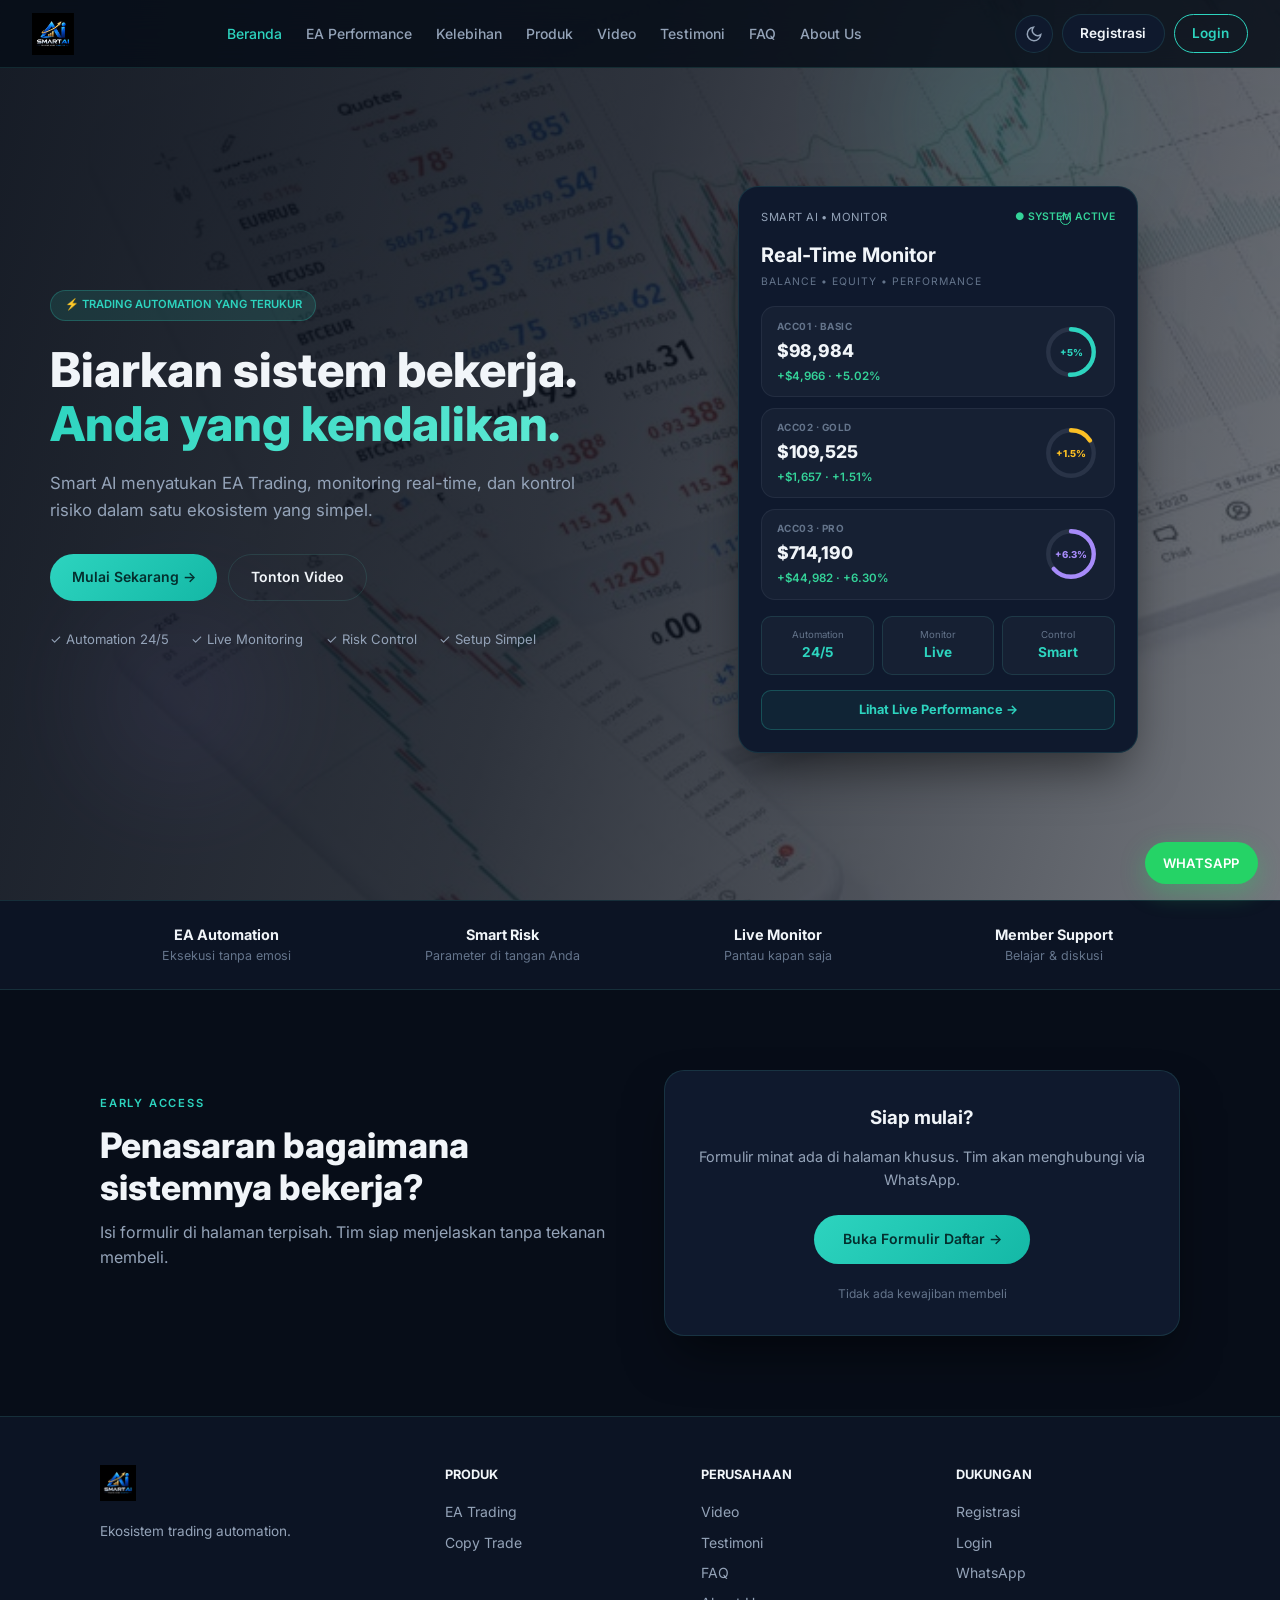
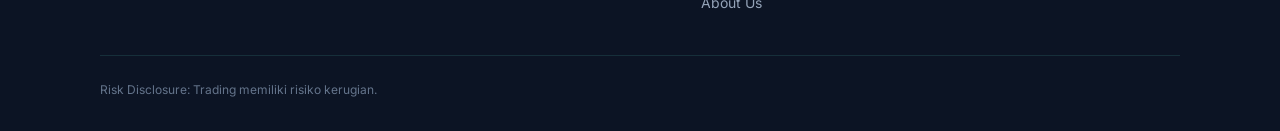
<file: index.html>
<!DOCTYPE html>
<html lang="id" data-theme="dark">
  <head>
    <meta charset="UTF-8"/>
    <meta name="viewport" content="width=device-width, initial-scale=1.0, viewport-fit=cover"/>
    <title>Smart AI — Trading Automation</title>
    <meta name="theme-color" content="#070d18"/>
    <link href="https://fonts.googleapis.com/css2?family=Inter:wght@400;500;600;700;800&display=swap" rel="stylesheet">
    <link rel="stylesheet" href="css/site.css">
    <link rel="stylesheet" href="css/animations.css">
  </head>
  <body>
    <nav class="navbar">
      <a href="index.html" class="logo">SMART<span>AI</span></a>
      <ul class="nav-links">
        <li><a href="index.html" class="active" aria-current="page">Beranda</a></li>
        <li><a href="performance.html">EA Performance</a></li>
        <li><a href="kelebihan.html">Kelebihan</a></li>
        <li><a href="produk.html">Produk</a></li>
        <li><a href="video.html">Video</a></li>
        <li><a href="testimoni.html">Testimoni</a></li>
        <li><a href="faq.html">FAQ</a></li>
        <li><a href="our-story.html">About Us</a></li>
      </ul>
      <div class="nav-actions">
        <button class="theme-toggle" id="theme-toggle" aria-label="Theme">
          <svg class="icon-moon" width="18" height="18" fill="none" stroke="currentColor" stroke-width="2" viewBox="0 0 24 24">
            <path d="M21 12.79A9 9 0 1111.21 3 7 7 0 0021 12.79z"/>
          </svg>
          <svg class="icon-sun" width="18" height="18" fill="none" stroke="currentColor" stroke-width="2" viewBox="0 0 24 24">
            <circle cx="12" cy="12" r="5"/>
          </svg>
        </button>
        <a href="https://smart-ai-black.vercel.app/daftar.html" class="btn btn-nav">Registrasi</a>
        <a href="https://smart-ai-black.vercel.app/" class="btn btn-login">Login</a>
        <button class="hamburger" id="hamburger" aria-label="Menu">
          <span></span>
          <span></span>
          <span></span>
        </button>
      </div>
    </nav>
    <div class="mobile-menu" id="mobile-menu">
      <a href="index.html" onclick="closeMenu()">Beranda</a>
      <a href="performance.html" onclick="closeMenu()">EA Performance</a>
      <a href="kelebihan.html" onclick="closeMenu()">Kelebihan</a>
      <a href="produk.html" onclick="closeMenu()">Produk</a>
      <a href="video.html" onclick="closeMenu()">Video</a>
      <a href="testimoni.html" onclick="closeMenu()">Testimoni</a>
      <a href="faq.html" onclick="closeMenu()">FAQ</a>
      <a href="our-story.html" onclick="closeMenu()">About Us</a>
      <a href="https://smart-ai-black.vercel.app/" onclick="closeMenu()">Login</a>
      <a href="https://smart-ai-black.vercel.app/daftar.html" class="btn btn-primary" onclick="closeMenu()">Registrasi</a>
    </div>
    <main>
      <section class="hero">
        <div class="hero-inner">
          <div class="hero-content">
            <div class="badge">⚡ Trading Automation yang Terukur</div>
            <h1>
              Biarkan sistem bekerja.<br>
              <span class="highlight">Anda yang kendalikan.</span>
            </h1>
            <p>
              Smart AI menyatukan EA Trading, monitoring real-time, dan kontrol risiko dalam satu ekosistem
              yang simpel.
            </p>
            <div class="hero-buttons">
              <a href="https://smart-ai-black.vercel.app/daftar.html" class="btn btn-primary">Mulai Sekarang →</a>
              <a href="video.html" class="btn btn-outline">Tonton Video</a>
            </div>
            <div class="hero-checks">
              <span>✓ Automation 24/5</span>
              <span>✓ Live Monitoring</span>
              <span>✓ Risk Control</span>
              <span>✓ Setup Simpel</span>
            </div>
          </div>
          <div class="hero-visual">
            <div class="monitor-card">
              <div class="monitor-header">
                <span class="monitor-title">SMART AI • MONITOR</span>
                <span class="status-dot">● SYSTEM ACTIVE</span>
              </div>
              <h3>Real-Time Monitor</h3>
              <div class="monitor-sub">BALANCE • EQUITY • PERFORMANCE</div>

              <!-- Live-style metrics (no TradingView) -->
              <div class="monitor-live">
                <div class="ml-row">
                  <div class="ml-item">
                    <div class="ml-label">ACC01 · BASIC</div>
                    <div class="ml-equity">$98,984</div>
                    <div class="ml-change up">+$4,966 · +5.02%</div>
                  </div>
                  <div class="ml-ring basic">
                    <svg viewBox="0 0 64 64" width="56" height="56">
                      <circle cx="32" cy="32" r="26" fill="none" stroke="rgba(148,163,184,.15)" stroke-width="5"/>
                      <circle cx="32" cy="32" r="26" fill="none" stroke="#2dd4bf" stroke-width="5"
                        stroke-linecap="round" stroke-dasharray="163.4" stroke-dashoffset="81"
                        transform="rotate(-90 32 32)"/>
                      <text x="32" y="36" text-anchor="middle" fill="#2dd4bf" font-size="11" font-weight="800" font-family="Inter,sans-serif">+5%</text>
                    </svg>
                  </div>
                </div>

                <div class="ml-row">
                  <div class="ml-item">
                    <div class="ml-label">ACC02 · GOLD</div>
                    <div class="ml-equity">$109,525</div>
                    <div class="ml-change up">+$1,657 · +1.51%</div>
                  </div>
                  <div class="ml-ring gold">
                    <svg viewBox="0 0 64 64" width="56" height="56">
                      <circle cx="32" cy="32" r="26" fill="none" stroke="rgba(148,163,184,.15)" stroke-width="5"/>
                      <circle cx="32" cy="32" r="26" fill="none" stroke="#fbbf24" stroke-width="5"
                        stroke-linecap="round" stroke-dasharray="163.4" stroke-dashoffset="138"
                        transform="rotate(-90 32 32)"/>
                      <text x="32" y="36" text-anchor="middle" fill="#fbbf24" font-size="11" font-weight="800" font-family="Inter,sans-serif">+1.5%</text>
                    </svg>
                  </div>
                </div>

                <div class="ml-row">
                  <div class="ml-item">
                    <div class="ml-label">ACC03 · PRO</div>
                    <div class="ml-equity">$714,190</div>
                    <div class="ml-change up">+$44,982 · +6.30%</div>
                  </div>
                  <div class="ml-ring pro">
                    <svg viewBox="0 0 64 64" width="56" height="56">
                      <circle cx="32" cy="32" r="26" fill="none" stroke="rgba(148,163,184,.15)" stroke-width="5"/>
                      <circle cx="32" cy="32" r="26" fill="none" stroke="#a78bfa" stroke-width="5"
                        stroke-linecap="round" stroke-dasharray="163.4" stroke-dashoffset="60"
                        transform="rotate(-90 32 32)"/>
                      <text x="32" y="36" text-anchor="middle" fill="#a78bfa" font-size="11" font-weight="800" font-family="Inter,sans-serif">+6.3%</text>
                    </svg>
                  </div>
                </div>
              </div>

              <div class="monitor-stats">
                <div class="stat-box">
                  <div class="label">Automation</div>
                  <div class="value">24/5</div>
                </div>
                <div class="stat-box">
                  <div class="label">Monitor</div>
                  <div class="value">Live</div>
                </div>
                <div class="stat-box">
                  <div class="label">Control</div>
                  <div class="value">Smart</div>
                </div>
              </div>

              <a href="performance.html" class="monitor-cta">Lihat Live Performance →</a>
            </div>
          </div>
        </div>
      </section>
      <div class="feature-bar">
        <div class="feature-bar-inner">
          <div class="feature-bar-item reveal">
            <h4>EA Automation</h4>
            <p>Eksekusi tanpa emosi</p>
          </div>
          <div class="feature-bar-item reveal">
            <h4>Smart Risk</h4>
            <p>Parameter di tangan Anda</p>
          </div>
          <div class="feature-bar-item reveal">
            <h4>Live Monitor</h4>
            <p>Pantau kapan saja</p>
          </div>
          <div class="feature-bar-item reveal">
            <h4>Member Support</h4>
            <p>Belajar & diskusi</p>
          </div>
        </div>
      </div>
      <section id="daftar">
        <div class="container">
          <div class="cta-section">
            <div>
              <div class="section-label reveal">Early Access</div>
              <h2 class="section-title reveal">Penasaran bagaimana sistemnya bekerja?</h2>
              <p class="section-desc reveal">
                Isi formulir di halaman terpisah. Tim siap menjelaskan tanpa tekanan membeli.
              </p>
            </div>
            <div class="form-card reveal">
              <h3 style="margin-bottom:.75rem">Siap mulai?</h3>
              <p style="color:var(--text-muted);font-size:.9rem;margin-bottom:1.5rem">
                Formulir minat ada di halaman khusus. Tim akan menghubungi via WhatsApp.
              </p>
              <a href="https://smart-ai-black.vercel.app/daftar.html" class="btn btn-primary" style="padding:.85rem 1.8rem;min-height:48px">
                Buka Formulir Daftar →
              </a>
              <p style="font-size:.75rem;color:var(--text-dim);margin-top:1.2rem">
                Tidak ada kewajiban membeli
              </p>
            </div>
          </div>
        </div>
      </section>
    </main>
    <footer>
      <div class="footer-grid">
        <div>
          <a href="index.html" class="logo">SMART<span>AI</span></a>
          <p style="color:var(--text-muted);font-size:.85rem;margin-top:.8rem">
            Ekosistem trading automation.
          </p>
        </div>
        <div class="footer-col">
          <h4>Produk</h4>
          <a href="produk.html">EA Trading</a>
          <a href="produk.html">Copy Trade</a>
        </div>
        <div class="footer-col">
          <h4>Perusahaan</h4>
          <a href="video.html">Video</a>
          <a href="testimoni.html">Testimoni</a>
          <a href="faq.html">FAQ</a>
          <a href="our-story.html">About Us</a>
        </div>
        <div class="footer-col">
          <h4>Dukungan</h4>
          <a href="https://smart-ai-black.vercel.app/daftar.html">Registrasi</a>
          <a href="https://smart-ai-black.vercel.app/">Login</a>
          <a href="https://wa.me/6282137585596" target="_blank" rel="noopener">WhatsApp</a>
        </div>
      </div>
      <div class="footer-bottom">Risk Disclosure: Trading memiliki risiko kerugian.</div>
    </footer>
    <a href="https://wa.me/6282137585596" class="wa-float" target="_blank" rel="noopener">WHATSAPP</a>
    <script src="js/site.js"></script>
    <script src="js/animations.js"></script>
  </body>
</html>
</file>
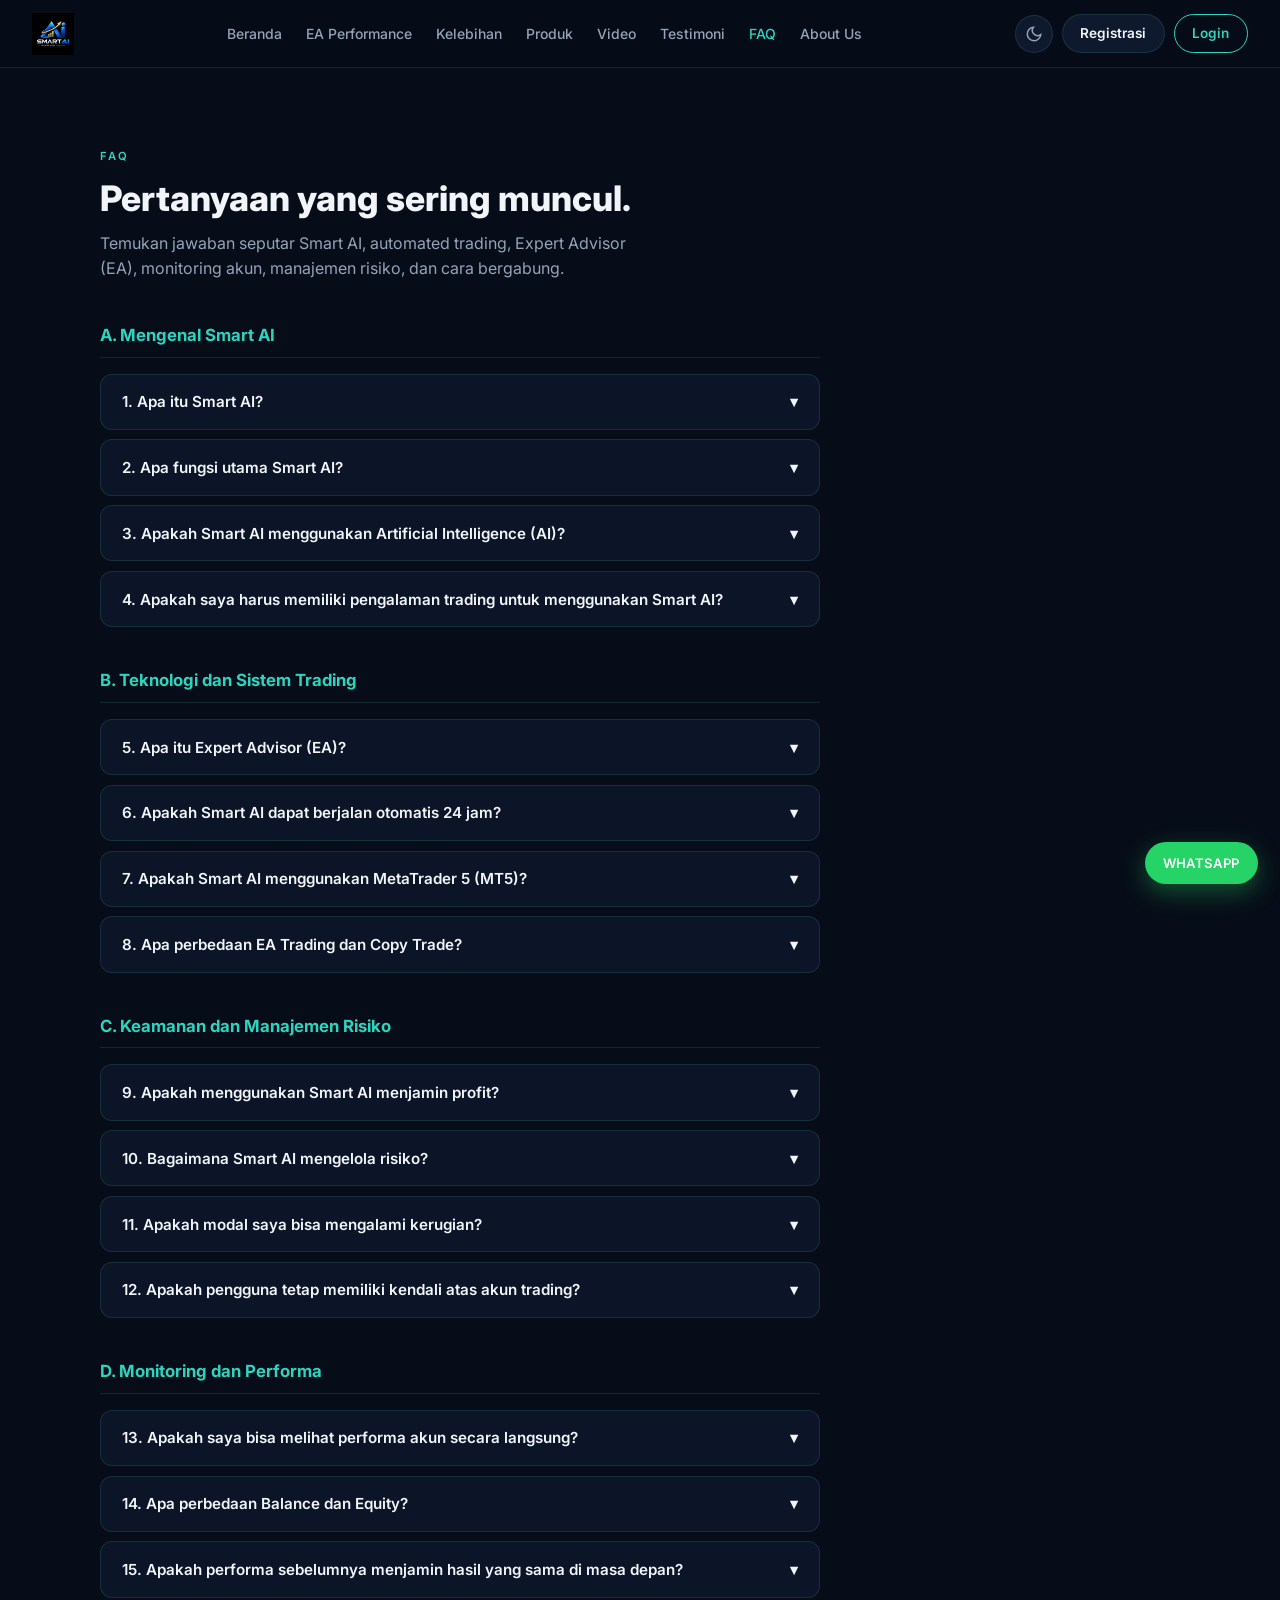
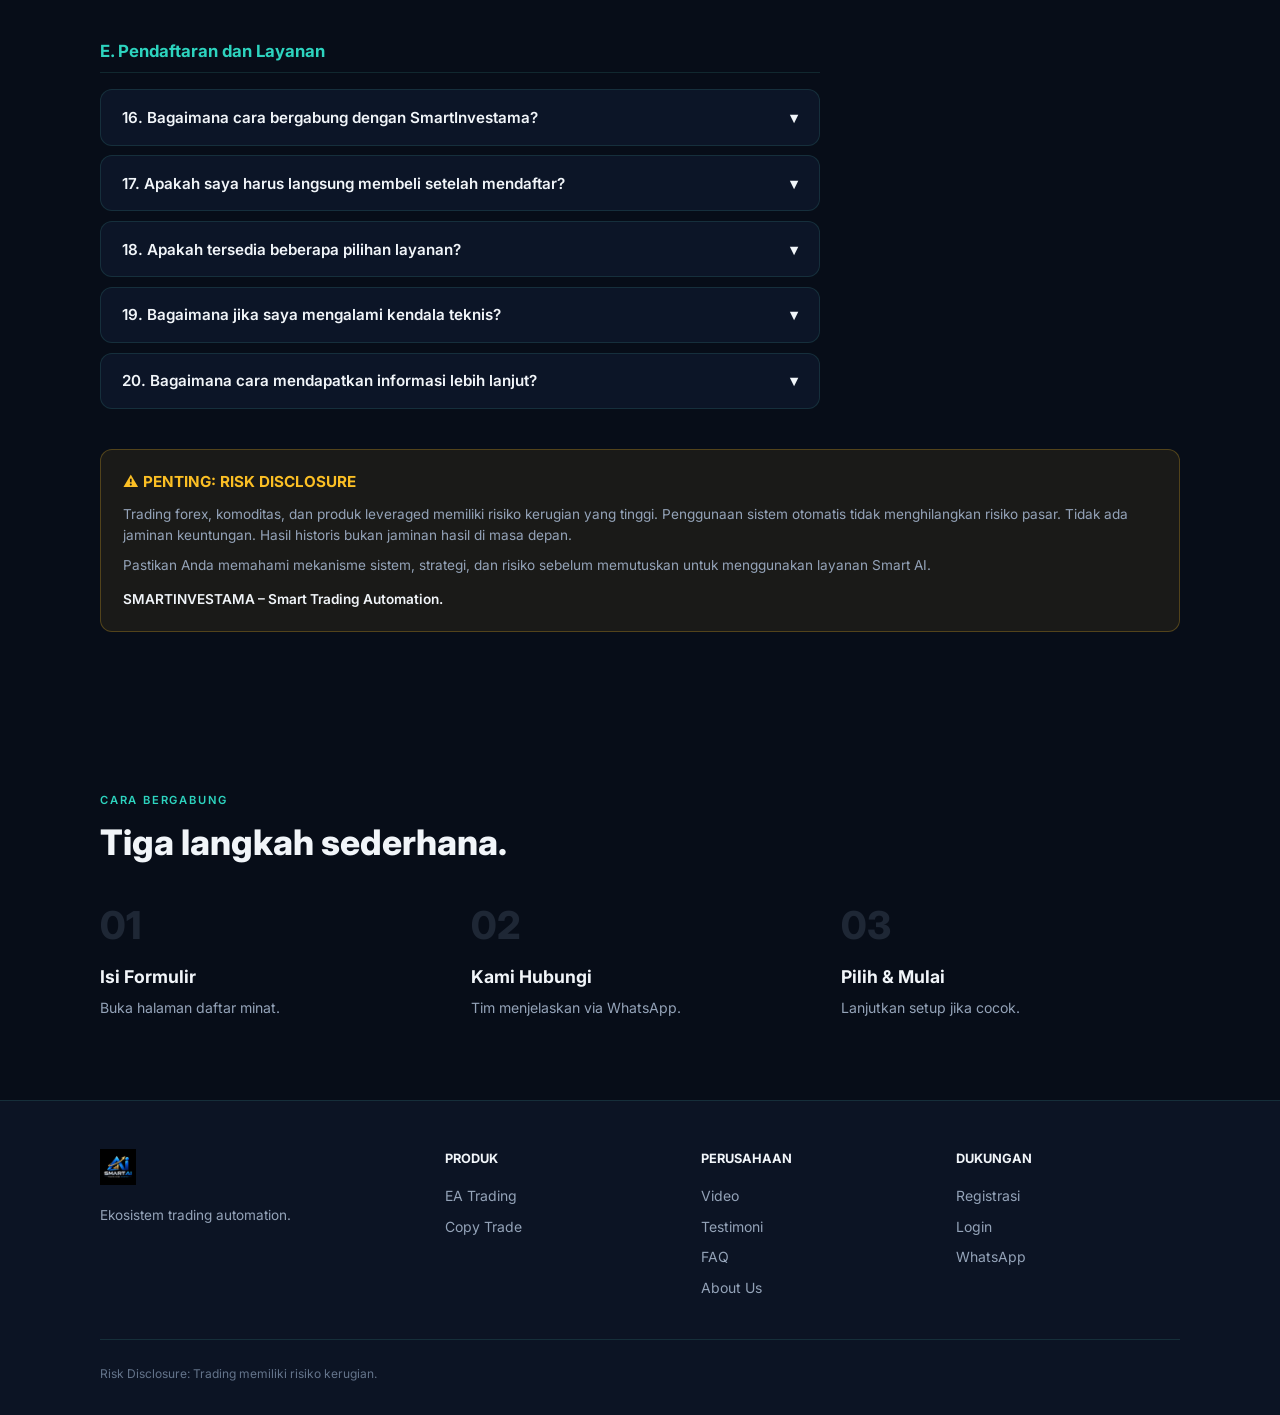
<file: faq.html>
<!DOCTYPE html>
<html lang="id" data-theme="dark">
  <head>
    <meta charset="UTF-8"/>
    <meta name="viewport" content="width=device-width, initial-scale=1.0, viewport-fit=cover"/>
    <title>FAQ — Smart AI</title>
    <meta name="theme-color" content="#070d18"/>
    <link href="https://fonts.googleapis.com/css2?family=Inter:wght@400;500;600;700;800&display=swap" rel="stylesheet">
    <link rel="stylesheet" href="css/site.css">
    <link rel="stylesheet" href="css/animations.css">
    <style>
      .faq-category {
        margin-bottom: 2.5rem;
      }

      .faq-category-title {
        font-size: 1.05rem;
        font-weight: 700;
        color: var(--cyan);
        margin-bottom: 1rem;
        padding-bottom: .5rem;
        border-bottom: 1px solid var(--border);
      }

      .faq-item.active .faq-a {
        max-height: 600px;
        padding: 0 1.3rem 1.1rem;
      }

      .faq-a ul {
        margin: .5rem 0 0 1.1rem;
        padding: 0;
      }

      .faq-a li {
        font-size: .875rem;
        color: var(--text-muted);
        margin-bottom: .35rem;
      }

      .risk-box {
        background: rgba(251,191,36,.08);
        border: 1px solid rgba(251,191,36,.25);
        border-radius: 12px;
        padding: 1.25rem 1.4rem;
        margin-top: 2.5rem;
      }

      .risk-box h3 {
        font-size: .95rem;
        color: var(--yellow);
        margin-bottom: .6rem;
      }

      .risk-box p {
        font-size: .85rem;
        color: var(--text-muted);
        margin-bottom: .5rem;
      }

      .risk-box p:last-child {
        margin-bottom: 0;
      }
    </style>
  </head>
  <body>
    <nav class="navbar">
      <a href="index.html" class="logo">SMART<span>AI</span></a>
      <ul class="nav-links">
        <li><a href="index.html">Beranda</a></li>
        <li><a href="performance.html">EA Performance</a></li>
        <li><a href="kelebihan.html">Kelebihan</a></li>
        <li><a href="produk.html">Produk</a></li>
        <li><a href="video.html">Video</a></li>
        <li><a href="testimoni.html">Testimoni</a></li>
        <li><a href="faq.html" class="active" aria-current="page">FAQ</a></li>
        <li><a href="our-story.html">About Us</a></li>
      </ul>
      <div class="nav-actions">
        <button class="theme-toggle" id="theme-toggle" aria-label="Theme">
          <svg class="icon-moon" width="18" height="18" fill="none" stroke="currentColor" stroke-width="2" viewBox="0 0 24 24">
            <path d="M21 12.79A9 9 0 1111.21 3 7 7 0 0021 12.79z"/>
          </svg>
          <svg class="icon-sun" width="18" height="18" fill="none" stroke="currentColor" stroke-width="2" viewBox="0 0 24 24">
            <circle cx="12" cy="12" r="5"/>
          </svg>
        </button>
        <a href="daftar.html" class="btn btn-nav">Registrasi</a>
        <a href="login.html" class="btn btn-login">Login</a>
        <button class="hamburger" id="hamburger" aria-label="Menu">
          <span></span>
          <span></span>
          <span></span>
        </button>
      </div>
    </nav>
    <div class="mobile-menu" id="mobile-menu">
      <a href="index.html" onclick="closeMenu()">Beranda</a>
      <a href="performance.html" onclick="closeMenu()">EA Performance</a>
      <a href="kelebihan.html" onclick="closeMenu()">Kelebihan</a>
      <a href="produk.html" onclick="closeMenu()">Produk</a>
      <a href="video.html" onclick="closeMenu()">Video</a>
      <a href="testimoni.html" onclick="closeMenu()">Testimoni</a>
      <a href="faq.html" onclick="closeMenu()">FAQ</a>
      <a href="our-story.html" onclick="closeMenu()">About Us</a>
      <a href="login.html" onclick="closeMenu()">Login</a>
      <a href="daftar.html" class="btn btn-primary" onclick="closeMenu()">Registrasi</a>
    </div>
    <main class="sub">
      <section id="faq">
        <div class="container">
          <div class="section-label reveal">FAQ</div>
          <h2 class="section-title reveal">Pertanyaan yang sering muncul.</h2>
          <p class="section-desc reveal">
            Temukan jawaban seputar Smart AI, automated trading, Expert Advisor (EA), monitoring akun,
            manajemen risiko, dan cara bergabung.
          </p>
          <div class="faq-list">
            <!-- A. Mengenal Smart AI -->
            <div class="faq-category">
              <div class="faq-category-title reveal">A. Mengenal Smart AI</div>
              <div class="faq-item reveal">
                <button class="faq-q" onclick="toggleFaq(this)">
                  1. Apa itu Smart AI?
                  <span>▾</span>
                </button>
                <div class="faq-a">
                  <p>
                    Smart AI adalah ekosistem trading otomatis yang menggabungkan Expert Advisor (EA),
                    monitoring akun secara real-time, dan kontrol risiko untuk membantu pengguna menjalankan
                    aktivitas trading secara lebih sistematis.
                  </p>
                </div>
              </div>
              <div class="faq-item reveal">
                <button class="faq-q" onclick="toggleFaq(this)">
                  2. Apa fungsi utama Smart AI?
                  <span>▾</span>
                </button>
                <div class="faq-a">
                  <p>Smart AI dirancang untuk:</p>
                  <ul>
                    <li>Menjalankan strategi trading secara otomatis.</li>
                    <li>Mengurangi ketergantungan pada keputusan emosional.</li>
                    <li>Memantau balance, equity, profit, dan floating.</li>
                    <li>Mengatur parameter dan batas risiko.</li>
                    <li>Memberikan akses ke dukungan dan komunitas member.</li>
                  </ul>
                </div>
              </div>
              <div class="faq-item reveal">
                <button class="faq-q" onclick="toggleFaq(this)">
                  3. Apakah Smart AI menggunakan Artificial Intelligence (AI)?
                  <span>▾</span>
                </button>
                <div class="faq-a">
                  <p>
                    Smart AI merupakan ekosistem teknologi trading dengan fokus pada automation, monitoring,
                    dan risk control. Jenis strategi dan mekanisme sistem akan dijelaskan oleh tim
                    SmartInvestama sesuai layanan yang dipilih.
                  </p>
                </div>
              </div>
              <div class="faq-item reveal">
                <button class="faq-q" onclick="toggleFaq(this)">
                  4. Apakah saya harus memiliki pengalaman trading untuk menggunakan Smart AI?
                  <span>▾</span>
                </button>
                <div class="faq-a">
                  <p>
                    Tidak harus. Sistem dirancang dengan pengaturan yang sederhana sehingga pengguna tidak
                    perlu memiliki kemampuan programming. Namun, pengguna tetap disarankan memahami dasar
                    trading dan risiko pasar.
                  </p>
                </div>
              </div>
            </div>
            <!-- B. Teknologi dan Sistem Trading -->
            <div class="faq-category">
              <div class="faq-category-title reveal">B. Teknologi dan Sistem Trading</div>
              <div class="faq-item reveal">
                <button class="faq-q" onclick="toggleFaq(this)">
                  5. Apa itu Expert Advisor (EA)?
                  <span>▾</span>
                </button>
                <div class="faq-a">
                  <p>
                    Expert Advisor adalah program otomatis yang menjalankan strategi trading berdasarkan
                    aturan dan parameter tertentu pada platform MetaTrader. EA dapat membantu melakukan
                    analisis dan eksekusi transaksi sesuai konfigurasi sistem.
                  </p>
                </div>
              </div>
              <div class="faq-item reveal">
                <button class="faq-q" onclick="toggleFaq(this)">
                  6. Apakah Smart AI dapat berjalan otomatis 24 jam?
                  <span>▾</span>
                </button>
                <div class="faq-a">
                  <p>
                    Smart AI mendukung automation 24/5 selama terminal trading aktif dan kondisi pasar serta
                    koneksi memungkinkan sistem bekerja.
                  </p>
                </div>
              </div>
              <div class="faq-item reveal">
                <button class="faq-q" onclick="toggleFaq(this)">
                  7. Apakah Smart AI menggunakan MetaTrader 5 (MT5)?
                  <span>▾</span>
                </button>
                <div class="faq-a">
                  <p>
                    Ekosistem SmartInvestama menampilkan dukungan multi-account MT5 untuk monitoring performa
                    akun. Kompatibilitas masing-masing produk dan kebutuhan setup dapat dikonfirmasi kepada
                    tim SmartInvestama.
                  </p>
                </div>
              </div>
              <div class="faq-item reveal">
                <button class="faq-q" onclick="toggleFaq(this)">
                  8. Apa perbedaan EA Trading dan Copy Trade?
                  <span>▾</span>
                </button>
                <div class="faq-a">
                  <p>
                    EA Trading menjalankan transaksi berdasarkan algoritma dan parameter yang telah
                    ditentukan. Copy Trade memungkinkan pengguna mengikuti transaksi atau strategi akun
                    tertentu. Keduanya memiliki mekanisme berbeda, tetapi sama-sama memiliki risiko kerugian.
                  </p>
                </div>
              </div>
            </div>
            <!-- C. Keamanan dan Manajemen Risiko -->
            <div class="faq-category">
              <div class="faq-category-title reveal">C. Keamanan dan Manajemen Risiko</div>
              <div class="faq-item reveal">
                <button class="faq-q" onclick="toggleFaq(this)">
                  9. Apakah menggunakan Smart AI menjamin profit?
                  <span>▾</span>
                </button>
                <div class="faq-a">
                  <p>
                    Tidak. Tidak ada sistem trading yang dapat menjamin keuntungan secara konsisten.
                    Pergerakan pasar dapat berubah sewaktu-waktu dan setiap aktivitas trading memiliki risiko
                    kerugian.
                  </p>
                </div>
              </div>
              <div class="faq-item reveal">
                <button class="faq-q" onclick="toggleFaq(this)">
                  10. Bagaimana Smart AI mengelola risiko?
                  <span>▾</span>
                </button>
                <div class="faq-a">
                  <p>Smart AI menyediakan pengaturan parameter trading seperti:</p>
                  <ul>
                    <li>Lot transaksi.</li>
                    <li>Target keuntungan.</li>
                    <li>Batas kerugian.</li>
                    <li>Parameter strategi trading.</li>
                  </ul>
                  <p style="margin-top:.5rem">
                    Pengaturan tersebut membantu pengguna menyesuaikan sistem dengan profil dan toleransi
                    risiko masing-masing.
                  </p>
                </div>
              </div>
              <div class="faq-item reveal">
                <button class="faq-q" onclick="toggleFaq(this)">
                  11. Apakah modal saya bisa mengalami kerugian?
                  <span>▾</span>
                </button>
                <div class="faq-a">
                  <p>
                    Ya. Trading forex, komoditas, dan produk leveraged memiliki risiko kehilangan sebagian
                    atau seluruh modal yang digunakan. Pengguna harus memahami risiko sebelum memulai.
                  </p>
                </div>
              </div>
              <div class="faq-item reveal">
                <button class="faq-q" onclick="toggleFaq(this)">
                  12. Apakah pengguna tetap memiliki kendali atas akun trading?
                  <span>▾</span>
                </button>
                <div class="faq-a">
                  <p>
                    Ya. Smart AI dirancang agar pengguna tetap memegang kendali terhadap parameter dan
                    pengelolaan risiko sesuai fitur layanan yang digunakan.
                  </p>
                </div>
              </div>
            </div>
            <!-- D. Monitoring dan Performa -->
            <div class="faq-category">
              <div class="faq-category-title reveal">D. Monitoring dan Performa</div>
              <div class="faq-item reveal">
                <button class="faq-q" onclick="toggleFaq(this)">
                  13. Apakah saya bisa melihat performa akun secara langsung?
                  <span>▾</span>
                </button>
                <div class="faq-a">
                  <p>Ya. Fitur Live Performance dirancang untuk menampilkan informasi akun, antara lain:</p>
                  <ul>
                    <li>Balance.</li>
                    <li>Equity.</li>
                    <li>Daily Profit.</li>
                    <li>Daily Return.</li>
                    <li>Total Withdrawal.</li>
                  </ul>
                  <p style="margin-top:.5rem">
                    Ketersediaan data bergantung pada koneksi dan laporan monitoring MT5.
                  </p>
                </div>
              </div>
              <div class="faq-item reveal">
                <button class="faq-q" onclick="toggleFaq(this)">
                  14. Apa perbedaan Balance dan Equity?
                  <span>▾</span>
                </button>
                <div class="faq-a">
                  <p>
                    Balance adalah jumlah saldo akun setelah transaksi yang sudah ditutup diperhitungkan.
                    Equity adalah nilai akun saat ini yang memperhitungkan floating profit atau floating loss.
                    Karena itu, nilai equity dapat berubah mengikuti pergerakan pasar.
                  </p>
                </div>
              </div>
              <div class="faq-item reveal">
                <button class="faq-q" onclick="toggleFaq(this)">
                  15. Apakah performa sebelumnya menjamin hasil yang sama di masa depan?
                  <span>▾</span>
                </button>
                <div class="faq-a">
                  <p>
                    Tidak. Performa historis hanya memberikan gambaran mengenai hasil sebelumnya dan bukan
                    jaminan keuntungan di masa mendatang.
                  </p>
                </div>
              </div>
            </div>
            <!-- E. Pendaftaran dan Layanan -->
            <div class="faq-category">
              <div class="faq-category-title reveal">E. Pendaftaran dan Layanan</div>
              <div class="faq-item reveal">
                <button class="faq-q" onclick="toggleFaq(this)">
                  16. Bagaimana cara bergabung dengan SmartInvestama?
                  <span>▾</span>
                </button>
                <div class="faq-a">
                  <p>Proses bergabung cukup sederhana:</p>
                  <ul>
                    <li>Isi formulir minat pada website SmartInvestama.</li>
                    <li>Tim SmartInvestama akan menghubungi Anda melalui WhatsApp.</li>
                    <li>Tim menjelaskan pilihan layanan dan sistem kerja.</li>
                    <li>Jika sesuai, proses setup dan aktivasi dapat dilanjutkan.</li>
                  </ul>
                </div>
              </div>
              <div class="faq-item reveal">
                <button class="faq-q" onclick="toggleFaq(this)">
                  17. Apakah saya harus langsung membeli setelah mendaftar?
                  <span>▾</span>
                </button>
                <div class="faq-a">
                  <p>
                    Tidak. Pendaftaran minat merupakan langkah awal untuk memperoleh informasi mengenai Smart
                    AI. Anda dapat mempelajari sistem terlebih dahulu sebelum mengambil keputusan.
                  </p>
                </div>
              </div>
              <div class="faq-item reveal">
                <button class="faq-q" onclick="toggleFaq(this)">
                  18. Apakah tersedia beberapa pilihan layanan?
                  <span>▾</span>
                </button>
                <div class="faq-a">
                  <p>
                    SmartInvestama menampilkan beberapa kategori akun, yaitu Smart Basic, Smart Gold, dan
                    Smart Pro. Untuk mengetahui perbedaan fitur, ketentuan, dan biaya masing-masing, silakan
                    menghubungi tim SmartInvestama.
                  </p>
                </div>
              </div>
              <div class="faq-item reveal">
                <button class="faq-q" onclick="toggleFaq(this)">
                  19. Bagaimana jika saya mengalami kendala teknis?
                  <span>▾</span>
                </button>
                <div class="faq-a">
                  <p>
                    Anda dapat menghubungi tim SmartInvestama untuk mendapatkan informasi, panduan penggunaan,
                    dan bantuan terkait sistem sesuai layanan yang digunakan.
                  </p>
                </div>
              </div>
              <div class="faq-item reveal">
                <button class="faq-q" onclick="toggleFaq(this)">
                  20. Bagaimana cara mendapatkan informasi lebih lanjut?
                  <span>▾</span>
                </button>
                <div class="faq-a">
                  <p>
                    Silakan kunjungi website resmi:
                    <a href="https://smartinvestama.com" target="_blank" rel="noopener" style="color:var(--cyan)">https://smartinvestama.com</a>.
                    Anda juga dapat menghubungi tim melalui tombol WhatsApp yang tersedia pada website.
                  </p>
                </div>
              </div>
            </div>
          </div>
          <!-- Risk Disclosure -->
          <div class="risk-box reveal">
            <h3>⚠️ PENTING: RISK DISCLOSURE</h3>
            <p>
              Trading forex, komoditas, dan produk leveraged memiliki risiko kerugian yang tinggi. Penggunaan
              sistem otomatis tidak menghilangkan risiko pasar. Tidak ada jaminan keuntungan. Hasil historis
              bukan jaminan hasil di masa depan.
            </p>
            <p>
              Pastikan Anda memahami mekanisme sistem, strategi, dan risiko sebelum memutuskan untuk
              menggunakan layanan Smart AI.
            </p>
            <p style="margin-top:.75rem;font-weight:600;color:var(--text)">
              SMARTINVESTAMA – Smart Trading Automation.
            </p>
          </div>
        </div>
      </section>
      <section id="cara-join">
        <div class="container">
          <div class="section-label reveal">Cara Bergabung</div>
          <h2 class="section-title reveal">Tiga langkah sederhana.</h2>
          <div class="steps-grid">
            <div class="step reveal">
              <div class="step-num">01</div>
              <h3>Isi Formulir</h3>
              <p>Buka halaman daftar minat.</p>
            </div>
            <div class="step reveal">
              <div class="step-num">02</div>
              <h3>Kami Hubungi</h3>
              <p>Tim menjelaskan via WhatsApp.</p>
            </div>
            <div class="step reveal">
              <div class="step-num">03</div>
              <h3>Pilih & Mulai</h3>
              <p>Lanjutkan setup jika cocok.</p>
            </div>
          </div>
        </div>
      </section>
    </main>
    <footer>
      <div class="footer-grid">
        <div>
          <a href="index.html" class="logo">SMART<span>AI</span></a>
          <p style="color:var(--text-muted);font-size:.85rem;margin-top:.8rem">
            Ekosistem trading automation.
          </p>
        </div>
        <div class="footer-col">
          <h4>Produk</h4>
          <a href="produk.html">EA Trading</a>
          <a href="produk.html">Copy Trade</a>
        </div>
        <div class="footer-col">
          <h4>Perusahaan</h4>
          <a href="video.html">Video</a>
          <a href="testimoni.html">Testimoni</a>
          <a href="faq.html">FAQ</a>
          <a href="our-story.html">About Us</a>
        </div>
        <div class="footer-col">
          <h4>Dukungan</h4>
          <a href="daftar.html">Registrasi</a>
          <a href="login.html">Login</a>
          <a href="https://wa.me/6282137585596" target="_blank" rel="noopener">WhatsApp</a>
        </div>
      </div>
      <div class="footer-bottom">Risk Disclosure: Trading memiliki risiko kerugian.</div>
    </footer>
    <a href="https://wa.me/6282137585596" class="wa-float" target="_blank" rel="noopener">WHATSAPP</a>
    <script src="js/site.js"></script>
    <script src="js/animations.js"></script>
  </body>
</html>
</file>
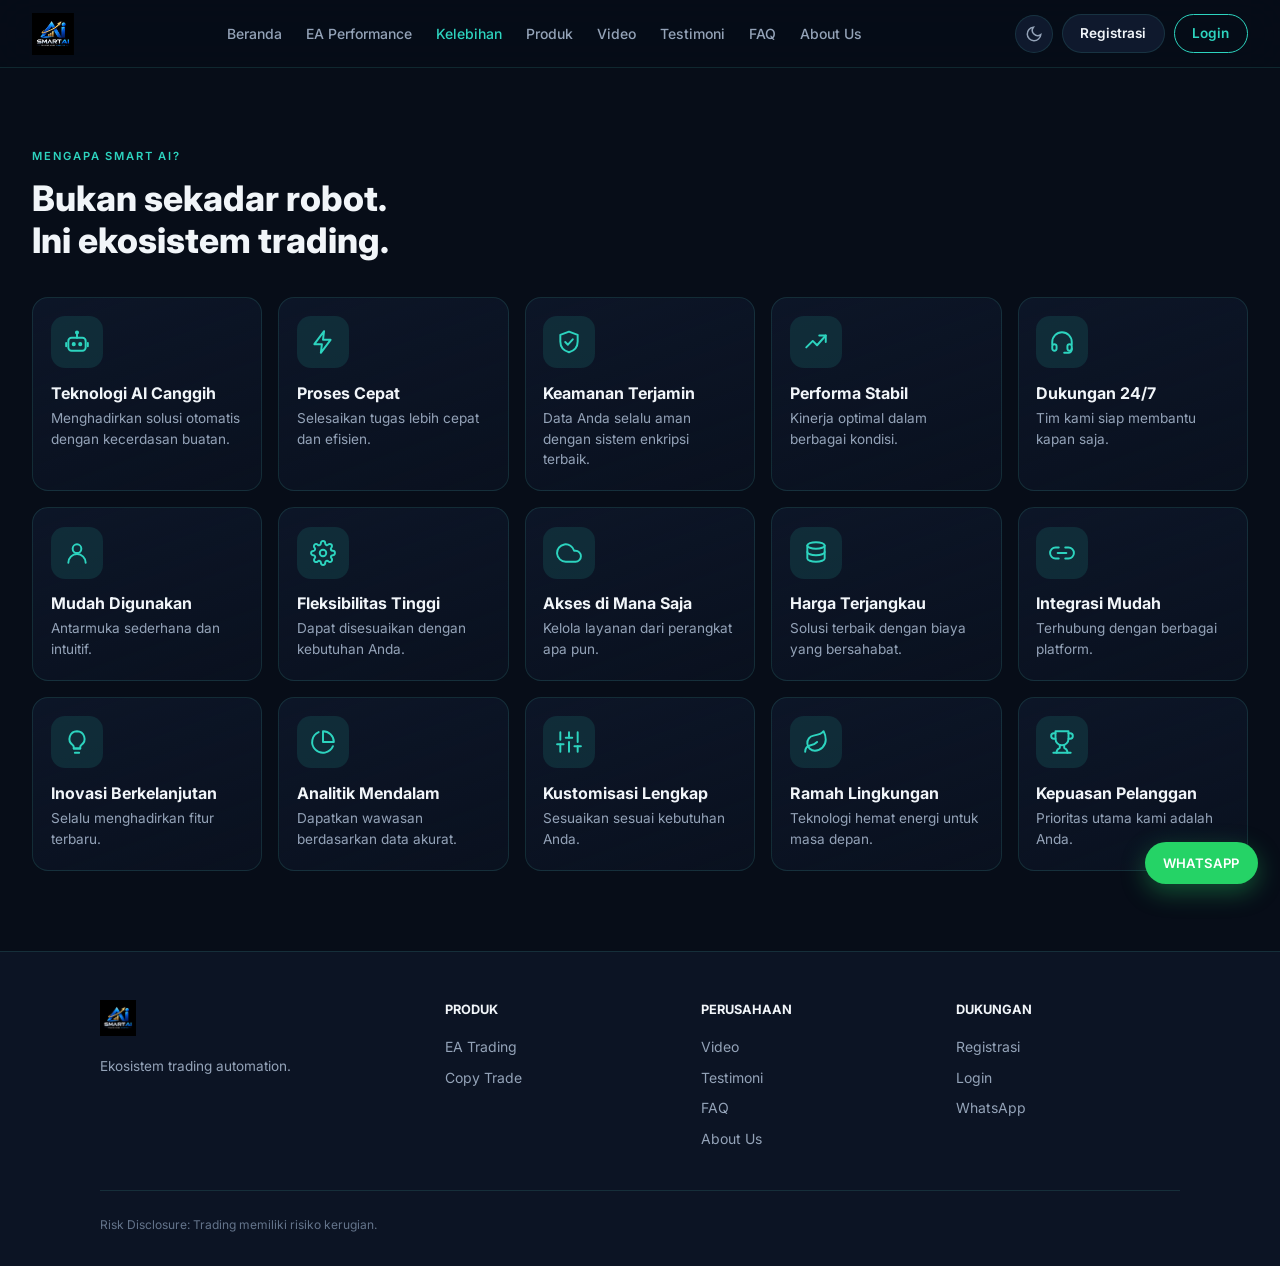
<file: kelebihan.html>
<!DOCTYPE html>
<html lang="id" data-theme="dark">
  <head>
    <meta charset="UTF-8"/>
    <meta name="viewport" content="width=device-width, initial-scale=1.0, viewport-fit=cover"/>
    <title>Kelebihan — Smart AI</title>
    <meta name="theme-color" content="#070d18"/>
    <link href="https://fonts.googleapis.com/css2?family=Inter:wght@400;500;600;700;800&display=swap" rel="stylesheet">
    <link rel="stylesheet" href="css/site.css">
    <link rel="stylesheet" href="css/animations.css">
    <link rel="stylesheet" href="css/kelebihan.css">
  </head>
  <body>
    <nav class="navbar">
      <a href="index.html" class="logo">SMART<span>AI</span></a>
      <ul class="nav-links">
        <li><a href="index.html">Beranda</a></li>
        <li><a href="performance.html">EA Performance</a></li>
        <li><a href="kelebihan.html" class="active" aria-current="page">Kelebihan</a></li>
        <li><a href="produk.html">Produk</a></li>
        <li><a href="video.html">Video</a></li>
        <li><a href="testimoni.html">Testimoni</a></li>
        <li><a href="faq.html">FAQ</a></li>
        <li><a href="our-story.html">About Us</a></li>
      </ul>
      <div class="nav-actions">
        <button class="theme-toggle" id="theme-toggle" aria-label="Theme">
          <svg class="icon-moon" width="18" height="18" fill="none" stroke="currentColor" stroke-width="2" viewBox="0 0 24 24">
            <path d="M21 12.79A9 9 0 1111.21 3 7 7 0 0021 12.79z"/>
          </svg>
          <svg class="icon-sun" width="18" height="18" fill="none" stroke="currentColor" stroke-width="2" viewBox="0 0 24 24">
            <circle cx="12" cy="12" r="5"/>
          </svg>
        </button>
        <a href="daftar.html" class="btn btn-nav">Registrasi</a>
        <a href="login.html" class="btn btn-login">Login</a>
        <button class="hamburger" id="hamburger" aria-label="Menu">
          <span></span>
          <span></span>
          <span></span>
        </button>
      </div>
    </nav>
    <div class="mobile-menu" id="mobile-menu">
      <a href="index.html" onclick="closeMenu()">Beranda</a>
      <a href="performance.html" onclick="closeMenu()">EA Performance</a>
      <a href="kelebihan.html" onclick="closeMenu()">Kelebihan</a>
      <a href="produk.html" onclick="closeMenu()">Produk</a>
      <a href="video.html" onclick="closeMenu()">Video</a>
      <a href="testimoni.html" onclick="closeMenu()">Testimoni</a>
      <a href="faq.html" onclick="closeMenu()">FAQ</a>
      <a href="our-story.html" onclick="closeMenu()">About Us</a>
      <a href="login.html" onclick="closeMenu()">Login</a>
      <a href="daftar.html" class="btn btn-primary" onclick="closeMenu()">Registrasi</a>
    </div>
    <main class="sub">
      <section id="kelebihan">
        <div class="container adv-wrap">
          <div class="section-label reveal">Mengapa Smart AI?</div>
          <h2 class="section-title reveal">
            Bukan sekadar robot.<br>
            Ini ekosistem trading.
          </h2>
          <div class="adv-grid">
            <div class="adv-card reveal">
              <div class="adv-icon" aria-hidden="true">
                <svg viewBox="0 0 24 24">
                  <rect x="4" y="8" width="16" height="12" rx="3"/>
                  <path d="M12 8V4"/>
                  <circle cx="12" cy="3.2" r="1"/>
                  <circle cx="9" cy="14" r="1"/>
                  <circle cx="15" cy="14" r="1"/>
                  <path d="M2 13v3M22 13v3"/>
                </svg>
              </div>
              <div>
                <h3>Teknologi AI Canggih</h3>
                <p>Menghadirkan solusi otomatis dengan kecerdasan buatan.</p>
              </div>
            </div>
            <div class="adv-card reveal">
              <div class="adv-icon" aria-hidden="true">
                <svg viewBox="0 0 24 24">
                  <path d="M13 2 4 14h7l-1 8 9-12h-7z"/>
                </svg>
              </div>
              <div>
                <h3>Proses Cepat</h3>
                <p>Selesaikan tugas lebih cepat dan efisien.</p>
              </div>
            </div>
            <div class="adv-card reveal">
              <div class="adv-icon" aria-hidden="true">
                <svg viewBox="0 0 24 24">
                  <path d="M12 2.5 20 5.5v6c0 5-3.4 8.6-8 10-4.6-1.4-8-5-8-10v-6z"/>
                  <path d="m8.5 12 2.5 2.5 4.5-5"/>
                </svg>
              </div>
              <div>
                <h3>Keamanan Terjamin</h3>
                <p>Data Anda selalu aman dengan sistem enkripsi terbaik.</p>
              </div>
            </div>
            <div class="adv-card reveal">
              <div class="adv-icon" aria-hidden="true">
                <svg viewBox="0 0 24 24">
                  <path d="m3 17 6-6 4 4 8-9"/>
                  <path d="M15 6h6v6"/>
                </svg>
              </div>
              <div>
                <h3>Performa Stabil</h3>
                <p>Kinerja optimal dalam berbagai kondisi.</p>
              </div>
            </div>
            <div class="adv-card reveal">
              <div class="adv-icon" aria-hidden="true">
                <svg viewBox="0 0 24 24">
                  <path d="M3 14v-2a9 9 0 0 1 18 0v2"/>
                  <rect x="3" y="14" width="4" height="6" rx="2"/>
                  <rect x="17" y="14" width="4" height="6" rx="2"/>
                  <path d="M21 18v1a3 3 0 0 1-3 3h-4"/>
                </svg>
              </div>
              <div>
                <h3>Dukungan 24/7</h3>
                <p>Tim kami siap membantu kapan saja.</p>
              </div>
            </div>
            <div class="adv-card reveal">
              <div class="adv-icon" aria-hidden="true">
                <svg viewBox="0 0 24 24">
                  <circle cx="12" cy="8" r="4"/>
                  <path d="M4 21a8 8 0 0 1 16 0"/>
                </svg>
              </div>
              <div>
                <h3>Mudah Digunakan</h3>
                <p>Antarmuka sederhana dan intuitif.</p>
              </div>
            </div>
            <div class="adv-card reveal">
              <div class="adv-icon" aria-hidden="true">
                <svg viewBox="0 0 24 24">
                  <circle cx="12" cy="12" r="3"/>
                  <path d="M19.4 15a1.65 1.65 0 0 0 .33 1.82l.06.06a2 2 0 0 1 0 2.83 2 2 0 0 1-2.83 0l-.06-.06a1.65 1.65 0 0 0-1.82-.33 1.65 1.65 0 0 0-1 1.51V21a2 2 0 0 1-2 2 2 2 0 0 1-2-2v-.09A1.65 1.65 0 0 0 9 19.4a1.65 1.65 0 0 0-1.82.33l-.06.06a2 2 0 0 1-2.83 0 2 2 0 0 1 0-2.83l.06-.06a1.65 1.65 0 0 0 .33-1.82 1.65 1.65 0 0 0-1.51-1H3a2 2 0 0 1-2-2 2 2 0 0 1 2-2h.09A1.65 1.65 0 0 0 4.6 9a1.65 1.65 0 0 0-.33-1.82l-.06-.06a2 2 0 0 1 0-2.83 2 2 0 0 1 2.83 0l.06.06a1.65 1.65 0 0 0 1.82.33H9a1.65 1.65 0 0 0 1-1.51V3a2 2 0 0 1 2-2 2 2 0 0 1 2 2v.09a1.65 1.65 0 0 0 1 1.51 1.65 1.65 0 0 0 1.82-.33l.06-.06a2 2 0 0 1 2.83 0 2 2 0 0 1 0 2.83l-.06.06a1.65 1.65 0 0 0-.33 1.82V9a1.65 1.65 0 0 0 1.51 1H21a2 2 0 0 1 2 2 2 2 0 0 1-2 2h-.09a1.65 1.65 0 0 0-1.51 1z"/>
                </svg>
              </div>
              <div>
                <h3>Fleksibilitas Tinggi</h3>
                <p>Dapat disesuaikan dengan kebutuhan Anda.</p>
              </div>
            </div>
            <div class="adv-card reveal">
              <div class="adv-icon" aria-hidden="true">
                <svg viewBox="0 0 24 24">
                  <path d="M18 10h-1.26A8 8 0 1 0 9 20h9a5 5 0 0 0 0-10z"/>
                </svg>
              </div>
              <div>
                <h3>Akses di Mana Saja</h3>
                <p>Kelola layanan dari perangkat apa pun.</p>
              </div>
            </div>
            <div class="adv-card reveal">
              <div class="adv-icon" aria-hidden="true">
                <svg viewBox="0 0 24 24">
                  <ellipse cx="12" cy="5" rx="8" ry="3"/>
                  <path d="M4 5v6c0 1.66 3.58 3 8 3s8-1.34 8-3V5"/>
                  <path d="M4 11v6c0 1.66 3.58 3 8 3s8-1.34 8-3v-6"/>
                </svg>
              </div>
              <div>
                <h3>Harga Terjangkau</h3>
                <p>Solusi terbaik dengan biaya yang bersahabat.</p>
              </div>
            </div>
            <div class="adv-card reveal">
              <div class="adv-icon" aria-hidden="true">
                <svg viewBox="0 0 24 24">
                  <path d="M15 7h3a5 5 0 0 1 0 10h-3M9 17H6A5 5 0 0 1 6 7h3"/>
                  <path d="M8 12h8"/>
                </svg>
              </div>
              <div>
                <h3>Integrasi Mudah</h3>
                <p>Terhubung dengan berbagai platform.</p>
              </div>
            </div>
            <div class="adv-card reveal">
              <div class="adv-icon" aria-hidden="true">
                <svg viewBox="0 0 24 24">
                  <path d="M9 18h6M10 22h4"/>
                  <path d="M12 2a7 7 0 0 0-4 12.7c.6.5 1 1.2 1 2V18h6v-1.3c0-.8.4-1.5 1-2A7 7 0 0 0 12 2z"/>
                </svg>
              </div>
              <div>
                <h3>Inovasi Berkelanjutan</h3>
                <p>Selalu menghadirkan fitur terbaru.</p>
              </div>
            </div>
            <div class="adv-card reveal">
              <div class="adv-icon" aria-hidden="true">
                <svg viewBox="0 0 24 24">
                  <path d="M21.2 15.9A10 10 0 1 1 8 2.8"/>
                  <path d="M22 12A10 10 0 0 0 12 2v10z"/>
                </svg>
              </div>
              <div>
                <h3>Analitik Mendalam</h3>
                <p>Dapatkan wawasan berdasarkan data akurat.</p>
              </div>
            </div>
            <div class="adv-card reveal">
              <div class="adv-icon" aria-hidden="true">
                <svg viewBox="0 0 24 24">
                  <path d="M4 21v-7M4 10V3M12 21v-9M12 8V3M20 21v-5M20 12V3"/>
                  <path d="M1 14h6M9 8h6M17 16h6"/>
                </svg>
              </div>
              <div>
                <h3>Kustomisasi Lengkap</h3>
                <p>Sesuaikan sesuai kebutuhan Anda.</p>
              </div>
            </div>
            <div class="adv-card reveal">
              <div class="adv-icon" aria-hidden="true">
                <svg viewBox="0 0 24 24">
                  <path d="M11 20A7 7 0 0 1 9.8 6.1C15.5 5 17 4.48 19 2c1 2 2 4.18 2 8 0 5.5-4.78 10-10 10z"/>
                  <path d="M2 21c0-3 1.85-5.36 5.08-6C9.5 14.52 12 13 13 12"/>
                </svg>
              </div>
              <div>
                <h3>Ramah Lingkungan</h3>
                <p>Teknologi hemat energi untuk masa depan.</p>
              </div>
            </div>
            <div class="adv-card reveal">
              <div class="adv-icon" aria-hidden="true">
                <svg viewBox="0 0 24 24">
                  <path d="M6 9H4.5a2.5 2.5 0 0 1 0-5H6M18 9h1.5a2.5 2.5 0 0 0 0-5H18M4 22h16"/>
                  <path d="M10 14.66V17c0 .55-.47.98-.97 1.21C7.85 18.75 7 20.24 7 22M14 14.66V17c0 .55.47.98.97 1.21C16.15 18.75 17 20.24 17 22"/>
                  <path d="M18 2H6v7a6 6 0 0 0 12 0z"/>
                </svg>
              </div>
              <div>
                <h3>Kepuasan Pelanggan</h3>
                <p>Prioritas utama kami adalah Anda.</p>
              </div>
            </div>
          </div>
        </div>
      </section>
    </main>
    <footer>
      <div class="footer-grid">
        <div>
          <a href="index.html" class="logo">SMART<span>AI</span></a>
          <p style="color:var(--text-muted);font-size:.85rem;margin-top:.8rem">
            Ekosistem trading automation.
          </p>
        </div>
        <div class="footer-col">
          <h4>Produk</h4>
          <a href="produk.html">EA Trading</a>
          <a href="produk.html">Copy Trade</a>
        </div>
        <div class="footer-col">
          <h4>Perusahaan</h4>
          <a href="video.html">Video</a>
          <a href="testimoni.html">Testimoni</a>
          <a href="faq.html">FAQ</a>
          <a href="our-story.html">About Us</a>
        </div>
        <div class="footer-col">
          <h4>Dukungan</h4>
          <a href="daftar.html">Registrasi</a>
          <a href="login.html">Login</a>
          <a href="https://wa.me/6282137585596" target="_blank" rel="noopener">WhatsApp</a>
        </div>
      </div>
      <div class="footer-bottom">Risk Disclosure: Trading memiliki risiko kerugian.</div>
    </footer>
    <a href="https://wa.me/6282137585596" class="wa-float" target="_blank" rel="noopener">WHATSAPP</a>
    <script src="js/site.js"></script>
    <script src="js/animations.js"></script>
  </body>
</html>
</file>
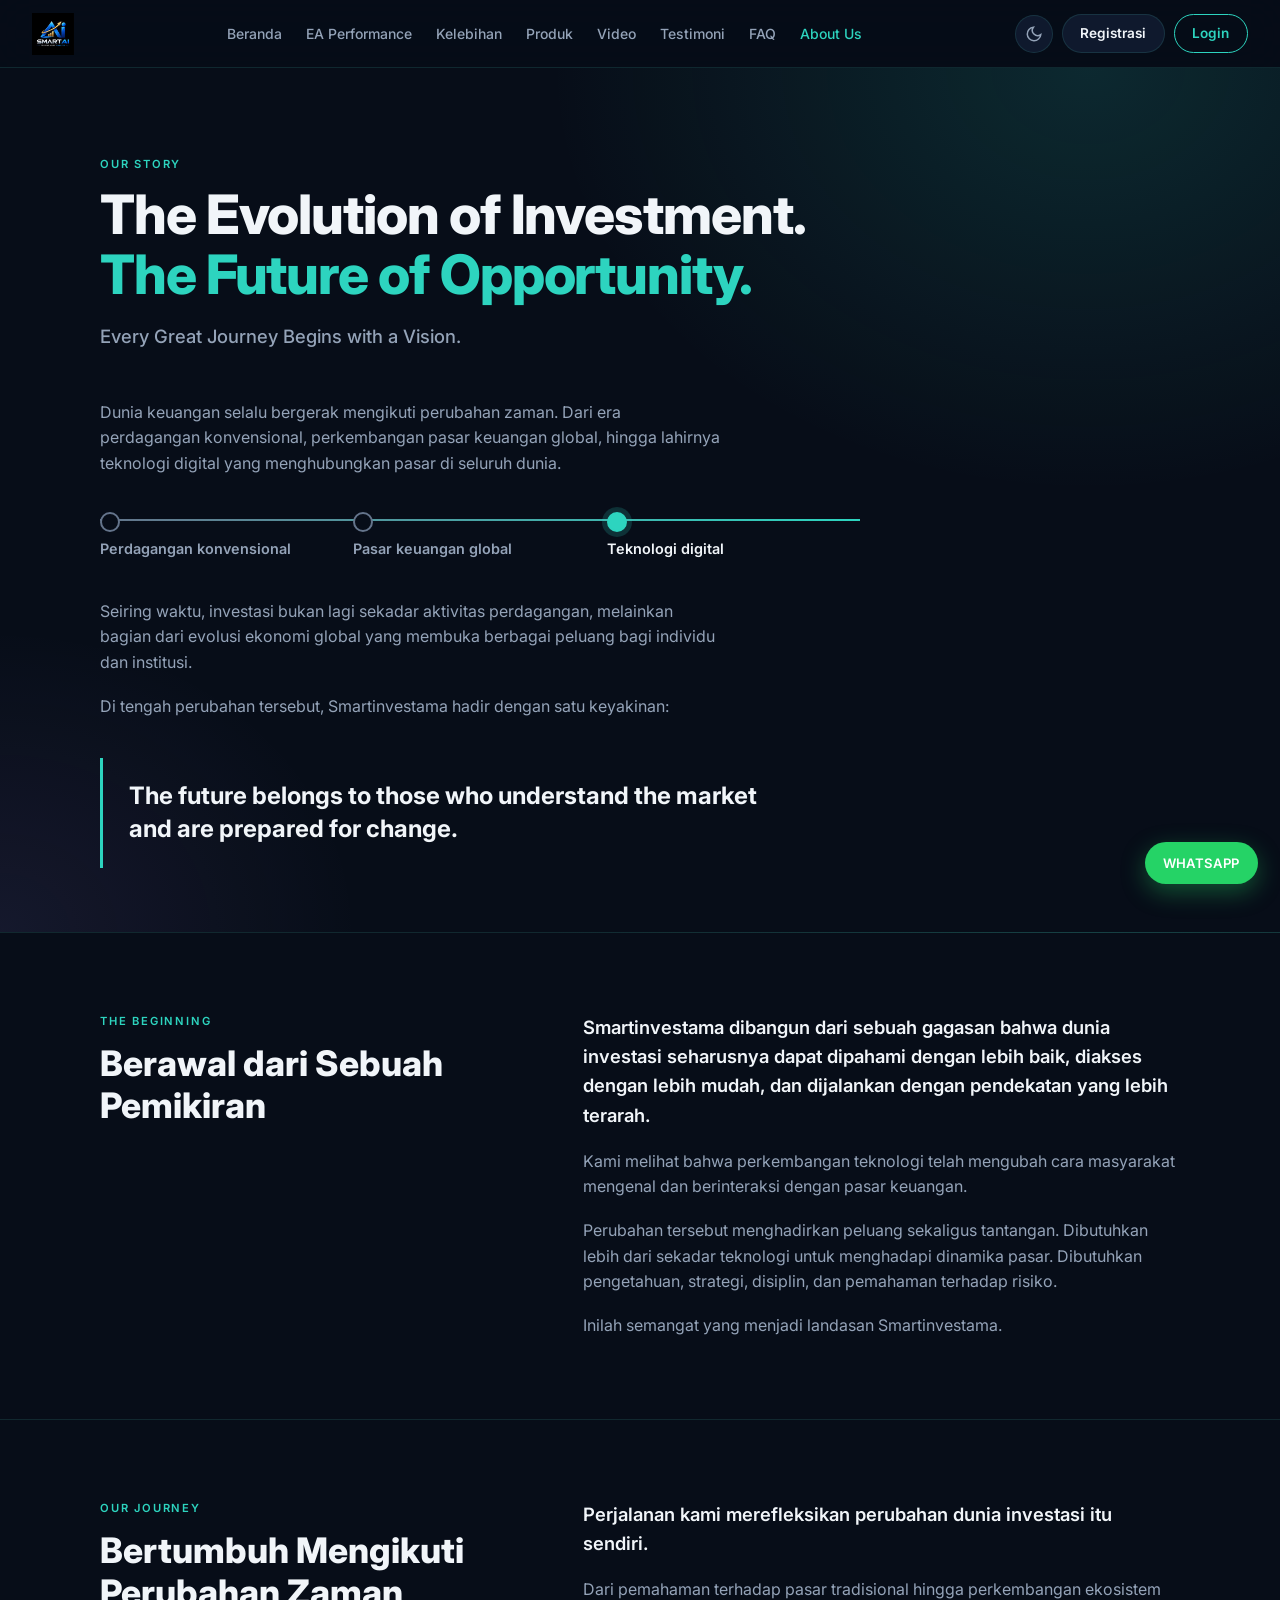
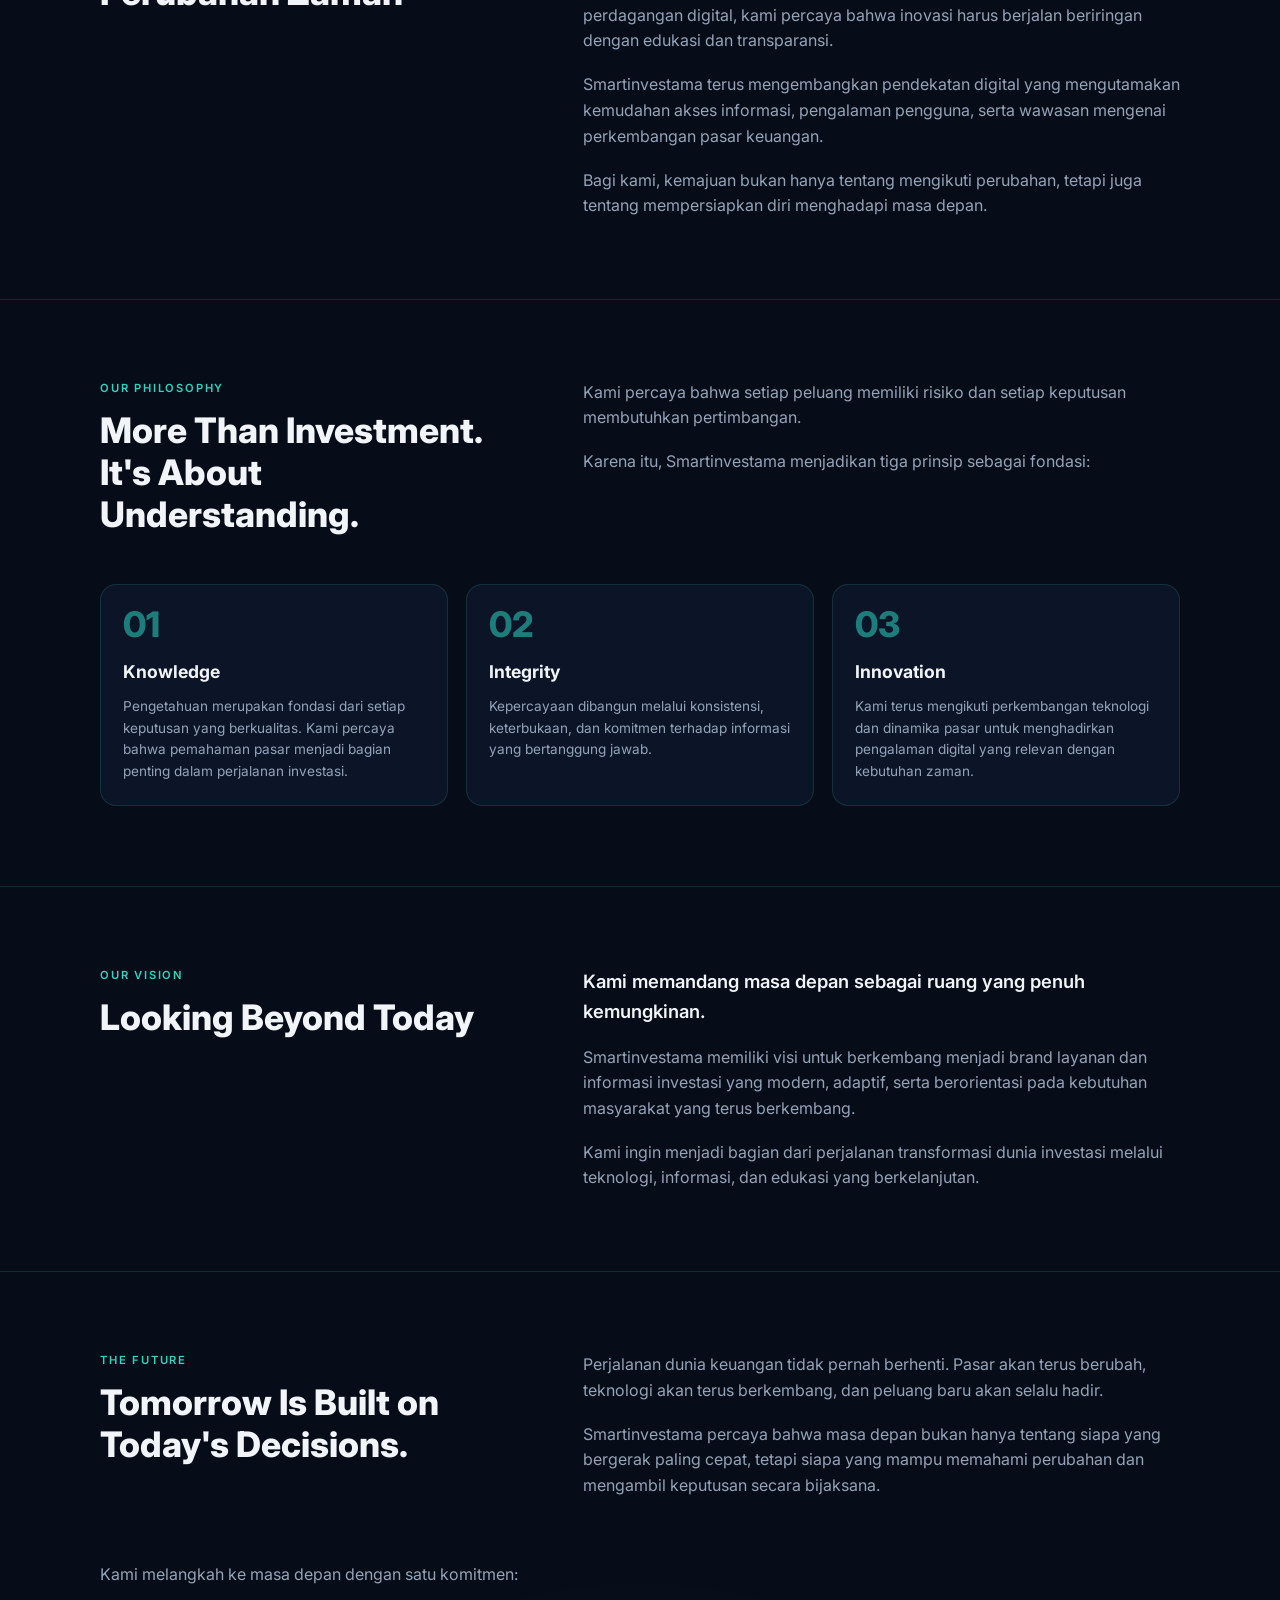
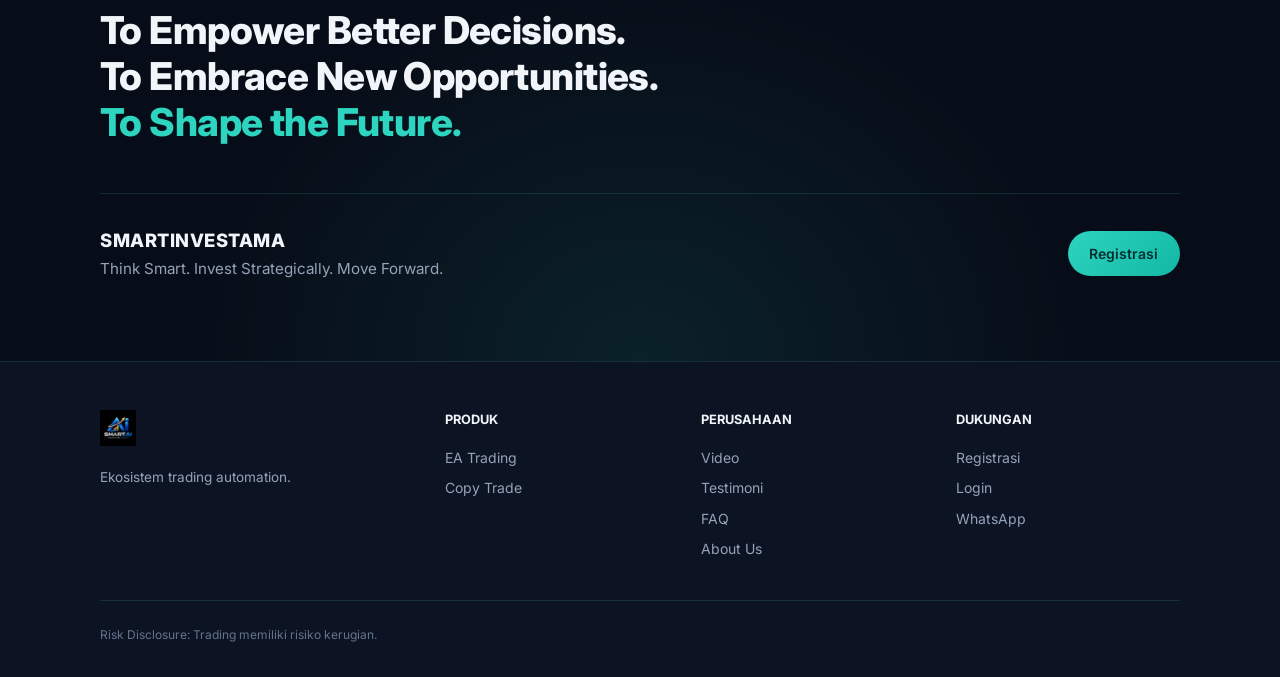
<file: our-story.html>
<!DOCTYPE html>
<html lang="id" data-theme="dark">
  <head>
    <meta charset="UTF-8"/>
    <meta name="viewport" content="width=device-width, initial-scale=1.0, viewport-fit=cover"/>
    <title>Our Story — Smart AI</title>
    <meta
      name="description"
      content="Smartinvestama dibangun dari keyakinan bahwa dunia investasi harus dapat dipahami, diakses, dan dijalankan dengan pendekatan yang lebih terarah."/>
    <meta name="theme-color" content="#070d18"/>
    <link href="https://fonts.googleapis.com/css2?family=Inter:wght@400;500;600;700;800&display=swap" rel="stylesheet">
    <link rel="stylesheet" href="css/site.css">
    <link rel="stylesheet" href="css/animations.css">
    <link rel="stylesheet" href="css/story.css">
  </head>
  <body>
    <nav class="navbar">
      <a href="index.html" class="logo">SMART<span>AI</span></a>
      <ul class="nav-links">
        <li><a href="index.html">Beranda</a></li>
        <li><a href="performance.html">EA Performance</a></li>
        <li><a href="kelebihan.html">Kelebihan</a></li>
        <li><a href="produk.html">Produk</a></li>
        <li><a href="video.html">Video</a></li>
        <li><a href="testimoni.html">Testimoni</a></li>
        <li><a href="faq.html">FAQ</a></li>
        <li><a href="our-story.html" class="active" aria-current="page">About Us</a></li>
      </ul>
      <div class="nav-actions">
        <button class="theme-toggle" id="theme-toggle" aria-label="Theme">
          <svg class="icon-moon" width="18" height="18" fill="none" stroke="currentColor" stroke-width="2" viewBox="0 0 24 24">
            <path d="M21 12.79A9 9 0 1111.21 3 7 7 0 0021 12.79z"/>
          </svg>
          <svg class="icon-sun" width="18" height="18" fill="none" stroke="currentColor" stroke-width="2" viewBox="0 0 24 24">
            <circle cx="12" cy="12" r="5"/>
          </svg>
        </button>
        <a href="daftar.html" class="btn btn-nav">Registrasi</a>
        <a href="login.html" class="btn btn-login">Login</a>
        <button class="hamburger" id="hamburger" aria-label="Menu">
          <span></span>
          <span></span>
          <span></span>
        </button>
      </div>
    </nav>
    <div class="mobile-menu" id="mobile-menu">
      <a href="index.html" onclick="closeMenu()">Beranda</a>
      <a href="performance.html" onclick="closeMenu()">EA Performance</a>
      <a href="kelebihan.html" onclick="closeMenu()">Kelebihan</a>
      <a href="produk.html" onclick="closeMenu()">Produk</a>
      <a href="video.html" onclick="closeMenu()">Video</a>
      <a href="testimoni.html" onclick="closeMenu()">Testimoni</a>
      <a href="faq.html" onclick="closeMenu()">FAQ</a>
      <a href="our-story.html" onclick="closeMenu()">About Us</a>
      <a href="login.html" onclick="closeMenu()">Login</a>
      <a href="daftar.html" class="btn btn-primary" onclick="closeMenu()">Registrasi</a>
    </div>
    <main class="sub">
      <header class="story-hero">
        <div class="container">
          <div class="section-label reveal">Our Story</div>
          <h1 class="story-title reveal">
            The Evolution of Investment.
            <span class="line-2">The Future of Opportunity.</span>
          </h1>
          <p class="story-kicker reveal">Every Great Journey Begins with a Vision.</p>
          <div class="story-intro">
            <p class="reveal">
              Dunia keuangan selalu bergerak mengikuti perubahan zaman. Dari era perdagangan konvensional,
              perkembangan pasar keuangan global, hingga lahirnya teknologi digital yang menghubungkan pasar
              di seluruh dunia.
            </p>
          </div>
          <ol class="evolution reveal" aria-label="Perkembangan dunia keuangan">
            <li>Perdagangan konvensional</li>
            <li>Pasar keuangan global</li>
            <li>Teknologi digital</li>
          </ol>
          <div class="story-intro">
            <p class="reveal">
              Seiring waktu, investasi bukan lagi sekadar aktivitas perdagangan, melainkan bagian dari evolusi
              ekonomi global yang membuka berbagai peluang bagi individu dan institusi.
            </p>
            <p class="reveal">Di tengah perubahan tersebut, Smartinvestama hadir dengan satu keyakinan:</p>
          </div>
          <blockquote class="story-quote reveal">
            <p>The future belongs to those who understand the market and are prepared for change.</p>
          </blockquote>
        </div>
      </header>
      <section class="chapter" id="the-beginning">
        <div class="container">
          <div class="chapter-grid">
            <div class="chapter-head">
              <div class="section-label reveal">The Beginning</div>
              <h2 class="section-title reveal">Berawal dari Sebuah Pemikiran</h2>
            </div>
            <div class="chapter-body">
              <p class="reveal lead">
                Smartinvestama dibangun dari sebuah gagasan bahwa dunia investasi seharusnya dapat dipahami
                dengan lebih baik, diakses dengan lebih mudah, dan dijalankan dengan pendekatan yang lebih
                terarah.
              </p>
              <p class="reveal">
                Kami melihat bahwa perkembangan teknologi telah mengubah cara masyarakat mengenal dan
                berinteraksi dengan pasar keuangan.
              </p>
              <p class="reveal">
                Perubahan tersebut menghadirkan peluang sekaligus tantangan. Dibutuhkan lebih dari sekadar
                teknologi untuk menghadapi dinamika pasar. Dibutuhkan pengetahuan, strategi, disiplin, dan
                pemahaman terhadap risiko.
              </p>
              <p class="reveal">Inilah semangat yang menjadi landasan Smartinvestama.</p>
            </div>
          </div>
        </div>
      </section>
      <section class="chapter" id="our-journey">
        <div class="container">
          <div class="chapter-grid">
            <div class="chapter-head">
              <div class="section-label reveal">Our Journey</div>
              <h2 class="section-title reveal">Bertumbuh Mengikuti Perubahan Zaman</h2>
            </div>
            <div class="chapter-body">
              <p class="reveal lead">Perjalanan kami merefleksikan perubahan dunia investasi itu sendiri.</p>
              <p class="reveal">
                Dari pemahaman terhadap pasar tradisional hingga perkembangan ekosistem perdagangan digital,
                kami percaya bahwa inovasi harus berjalan beriringan dengan edukasi dan transparansi.
              </p>
              <p class="reveal">
                Smartinvestama terus mengembangkan pendekatan digital yang mengutamakan kemudahan akses
                informasi, pengalaman pengguna, serta wawasan mengenai perkembangan pasar keuangan.
              </p>
              <p class="reveal">
                Bagi kami, kemajuan bukan hanya tentang mengikuti perubahan, tetapi juga tentang mempersiapkan
                diri menghadapi masa depan.
              </p>
            </div>
          </div>
        </div>
      </section>
      <section class="chapter" id="our-philosophy">
        <div class="container">
          <div class="chapter-grid">
            <div class="chapter-head">
              <div class="section-label reveal">Our Philosophy</div>
              <h2 class="section-title reveal">More Than Investment. It's About Understanding.</h2>
            </div>
            <div class="chapter-body">
              <p class="reveal">
                Kami percaya bahwa setiap peluang memiliki risiko dan setiap keputusan membutuhkan
                pertimbangan.
              </p>
              <p class="reveal">Karena itu, Smartinvestama menjadikan tiga prinsip sebagai fondasi:</p>
            </div>
          </div>
          <div class="pillars">
            <div class="why-card pillar reveal">
              <div class="pillar-num">01</div>
              <h3>Knowledge</h3>
              <p>
                Pengetahuan merupakan fondasi dari setiap keputusan yang berkualitas. Kami percaya bahwa
                pemahaman pasar menjadi bagian penting dalam perjalanan investasi.
              </p>
            </div>
            <div class="why-card pillar reveal">
              <div class="pillar-num">02</div>
              <h3>Integrity</h3>
              <p>
                Kepercayaan dibangun melalui konsistensi, keterbukaan, dan komitmen terhadap informasi yang
                bertanggung jawab.
              </p>
            </div>
            <div class="why-card pillar reveal">
              <div class="pillar-num">03</div>
              <h3>Innovation</h3>
              <p>
                Kami terus mengikuti perkembangan teknologi dan dinamika pasar untuk menghadirkan pengalaman
                digital yang relevan dengan kebutuhan zaman.
              </p>
            </div>
          </div>
        </div>
      </section>
      <section class="chapter" id="our-vision">
        <div class="container">
          <div class="chapter-grid">
            <div class="chapter-head">
              <div class="section-label reveal">Our Vision</div>
              <h2 class="section-title reveal">Looking Beyond Today</h2>
            </div>
            <div class="chapter-body">
              <p class="reveal lead">Kami memandang masa depan sebagai ruang yang penuh kemungkinan.</p>
              <p class="reveal">
                Smartinvestama memiliki visi untuk berkembang menjadi brand layanan dan informasi investasi
                yang modern, adaptif, serta berorientasi pada kebutuhan masyarakat yang terus berkembang.
              </p>
              <p class="reveal">
                Kami ingin menjadi bagian dari perjalanan transformasi dunia investasi melalui teknologi,
                informasi, dan edukasi yang berkelanjutan.
              </p>
            </div>
          </div>
        </div>
      </section>
      <section class="story-close" id="the-future">
        <div class="container">
          <div class="chapter-grid">
            <div class="chapter-head">
              <div class="section-label reveal">The Future</div>
              <h2 class="section-title reveal">Tomorrow Is Built on Today's Decisions.</h2>
            </div>
            <div class="chapter-body">
              <p class="reveal">
                Perjalanan dunia keuangan tidak pernah berhenti. Pasar akan terus berubah, teknologi akan
                terus berkembang, dan peluang baru akan selalu hadir.
              </p>
              <p class="reveal">
                Smartinvestama percaya bahwa masa depan bukan hanya tentang siapa yang bergerak paling cepat,
                tetapi siapa yang mampu memahami perubahan dan mengambil keputusan secara bijaksana.
              </p>
            </div>
          </div>
          <div style="margin-top:4rem">
            <p class="commitment-intro reveal">Kami melangkah ke masa depan dengan satu komitmen:</p>
            <p class="commitment reveal">
              <span>To Empower Better Decisions.</span>
              <span>To Embrace New Opportunities.</span>
              <span>To Shape the Future.</span>
            </p>
            <div class="signature reveal">
              <div>
                <strong>SMARTINVESTAMA</strong>
                <em>Think Smart. Invest Strategically. Move Forward.</em>
              </div>
              <a href="daftar.html" class="btn btn-primary">Registrasi</a>
            </div>
          </div>
        </div>
      </section>
    </main>
    <footer>
      <div class="footer-grid">
        <div>
          <a href="index.html" class="logo">SMART<span>AI</span></a>
          <p style="color:var(--text-muted);font-size:.85rem;margin-top:.8rem">
            Ekosistem trading automation.
          </p>
        </div>
        <div class="footer-col">
          <h4>Produk</h4>
          <a href="produk.html">EA Trading</a>
          <a href="produk.html">Copy Trade</a>
        </div>
        <div class="footer-col">
          <h4>Perusahaan</h4>
          <a href="video.html">Video</a>
          <a href="testimoni.html">Testimoni</a>
          <a href="faq.html">FAQ</a>
          <a href="our-story.html">About Us</a>
        </div>
        <div class="footer-col">
          <h4>Dukungan</h4>
          <a href="daftar.html">Registrasi</a>
          <a href="login.html">Login</a>
          <a href="https://wa.me/6282137585596" target="_blank" rel="noopener">WhatsApp</a>
        </div>
      </div>
      <div class="footer-bottom">Risk Disclosure: Trading memiliki risiko kerugian.</div>
    </footer>
    <a href="https://wa.me/6282137585596" class="wa-float" target="_blank" rel="noopener">WHATSAPP</a>
    <script src="js/site.js"></script>
    <script src="js/animations.js"></script>
  </body>
</html>
</file>
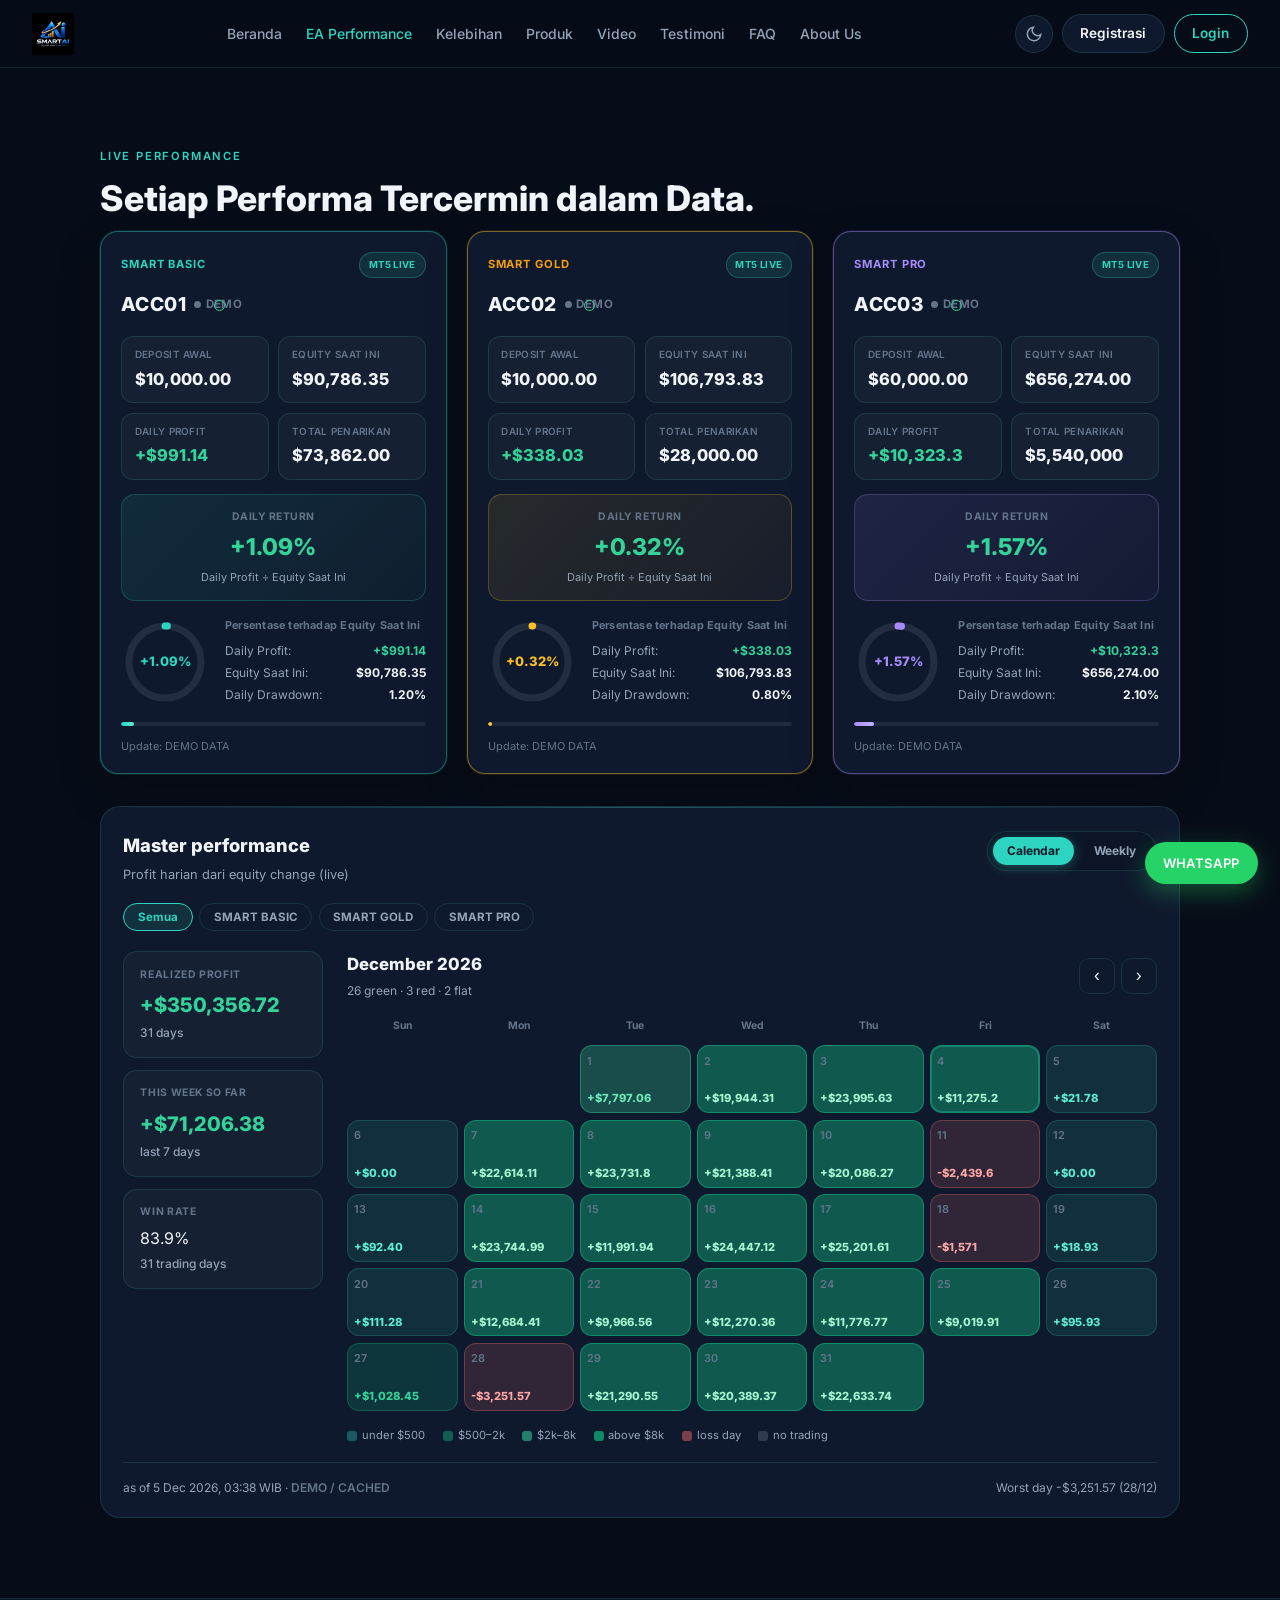
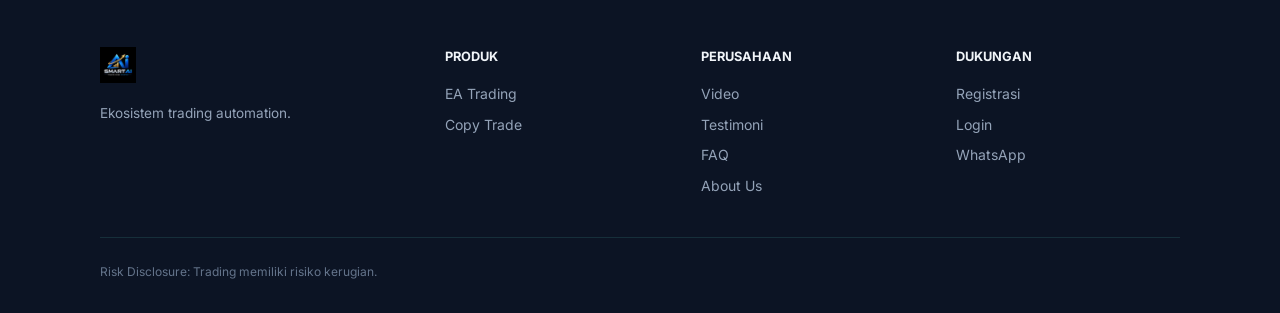
<file: performance.html>
<!DOCTYPE html>
<html lang="id" data-theme="dark">
  <head>
    <meta charset="UTF-8"/>
    <meta name="viewport" content="width=device-width, initial-scale=1.0, viewport-fit=cover"/>
    <title>Performance — Smart AI</title>
    <meta name="theme-color" content="#070d18"/>
    <link href="https://fonts.googleapis.com/css2?family=Inter:wght@400;500;600;700;800&display=swap" rel="stylesheet">
    <link rel="stylesheet" href="css/site.css">
    <link rel="stylesheet" href="css/animations.css">
    <link rel="stylesheet" href="css/master.css">
  </head>
  <body>
    <nav class="navbar">
      <a href="index.html" class="logo">SMART<span>AI</span></a>
      <ul class="nav-links">
        <li><a href="index.html">Beranda</a></li>
        <li><a href="performance.html" class="active" aria-current="page">EA Performance</a></li>
        <li><a href="kelebihan.html">Kelebihan</a></li>
        <li><a href="produk.html">Produk</a></li>
        <li><a href="video.html">Video</a></li>
        <li><a href="testimoni.html">Testimoni</a></li>
        <li><a href="faq.html">FAQ</a></li>
        <li><a href="our-story.html">About Us</a></li>
      </ul>
      <div class="nav-actions">
        <button class="theme-toggle" id="theme-toggle" aria-label="Theme">
          <svg class="icon-moon" width="18" height="18" fill="none" stroke="currentColor" stroke-width="2" viewBox="0 0 24 24">
            <path d="M21 12.79A9 9 0 1111.21 3 7 7 0 0021 12.79z"/>
          </svg>
          <svg class="icon-sun" width="18" height="18" fill="none" stroke="currentColor" stroke-width="2" viewBox="0 0 24 24">
            <circle cx="12" cy="12" r="5"/>
          </svg>
        </button>
        <a href="https://smart-ai-black.vercel.app/daftar.html" class="btn btn-nav">Registrasi</a>
        <a href="https://smart-ai-black.vercel.app/" class="btn btn-login">Login</a>
        <button class="hamburger" id="hamburger" aria-label="Menu">
          <span></span>
          <span></span>
          <span></span>
        </button>
      </div>
    </nav>
    <div class="mobile-menu" id="mobile-menu">
      <a href="index.html" onclick="closeMenu()">Beranda</a>
      <a href="performance.html" onclick="closeMenu()">EA Performance</a>
      <a href="kelebihan.html" onclick="closeMenu()">Kelebihan</a>
      <a href="produk.html" onclick="closeMenu()">Produk</a>
      <a href="video.html" onclick="closeMenu()">Video</a>
      <a href="testimoni.html" onclick="closeMenu()">Testimoni</a>
      <a href="faq.html" onclick="closeMenu()">FAQ</a>
      <a href="our-story.html" onclick="closeMenu()">About Us</a>
      <a href="https://smart-ai-black.vercel.app/" onclick="closeMenu()">Login</a>
      <a href="https://smart-ai-black.vercel.app/daftar.html" class="btn btn-primary" onclick="closeMenu()">Registrasi</a>
    </div>
    <main class="sub">
      <section id="performance">
        <div class="container">
          <div class="section-label reveal">Live Performance</div>
          <h2 class="section-title reveal">Setiap Performa Tercermin dalam Data.</h2>

          <div class="perf-grid">
            <div class="perf-loading">
              <div class="spin"></div>
              <div>Memuat data live…</div>
            </div>
          </div>

          <div class="master-card reveal" id="master-card">
            <div class="master-head">
              <div>
                <h3>Master performance</h3>
                <p class="master-sub">Profit harian dari equity change (live)</p>
              </div>
              <div class="master-tabs" role="tablist">
                <button type="button" class="active" data-view="calendar" role="tab" aria-selected="true">Calendar</button>
                <button type="button" data-view="weekly" role="tab" aria-selected="false">Weekly</button>
              </div>
            </div>
            <div class="master-pick" id="master-pick" role="tablist" aria-label="Pilih produk">
              <button type="button" class="active" data-ds="all" role="tab" aria-selected="true">Semua</button>
              <button type="button" data-ds="basic" role="tab" aria-selected="false">SMART BASIC</button>
              <button type="button" data-ds="gold" role="tab" aria-selected="false">SMART GOLD</button>
              <button type="button" data-ds="pro" role="tab" aria-selected="false">SMART PRO</button>
            </div>
            <div class="master-body">
              <div class="master-stats">
                <div class="m-stat">
                  <span class="m-label">Realized profit</span>
                  <span class="m-value"><span id="m-real">—</span><small id="m-real-usc">—</small></span>
                </div>
                <div class="m-stat">
                  <span class="m-label">This week so far</span>
                  <span class="m-value"><span id="m-week">—</span><small id="m-week-usc">—</small></span>
                </div>
                <div class="m-stat">
                  <span class="m-label">Win rate</span>
                  <span class="m-value"><span id="m-win">—</span><small id="m-trades">—</small></span>
                </div>
              </div>
              <div class="master-main">
                <div class="cal-top">
                  <div>
                    <div class="cal-month" id="cal-month">—</div>
                    <div class="cal-meta" id="cal-meta"></div>
                  </div>
                  <div class="cal-nav">
                    <button type="button" aria-label="Bulan sebelumnya">&#8249;</button>
                    <button type="button" aria-label="Bulan berikutnya">&#8250;</button>
                  </div>
                </div>
                <div id="cal-view"></div>
                <div class="cal-legend">
                  <span><i class="lv1"></i>under $500</span>
                  <span><i class="lv2"></i>$500–2k</span>
                  <span><i class="lv3"></i>$2k–8k</span>
                  <span><i class="lv4"></i>above $8k</span>
                  <span><i class="loss"></i>loss day</span>
                  <span><i class="none"></i>no trading</span>
                </div>
              </div>
            </div>
            <div class="master-foot">
              <span id="m-asof">Memuat data live…</span>
              <span id="m-worst">deposits not shown</span>
            </div>
          </div>
        </div>
      </section>
    </main>
    <footer>
      <div class="footer-grid">
        <div>
          <a href="index.html" class="logo">SMART<span>AI</span></a>
          <p style="color:var(--text-muted);font-size:.85rem;margin-top:.8rem">
            Ekosistem trading automation.
          </p>
        </div>
        <div class="footer-col">
          <h4>Produk</h4>
          <a href="produk.html">EA Trading</a>
          <a href="produk.html">Copy Trade</a>
        </div>
        <div class="footer-col">
          <h4>Perusahaan</h4>
          <a href="video.html">Video</a>
          <a href="testimoni.html">Testimoni</a>
          <a href="faq.html">FAQ</a>
          <a href="our-story.html">About Us</a>
        </div>
        <div class="footer-col">
          <h4>Dukungan</h4>
          <a href="https://smart-ai-black.vercel.app/daftar.html">Registrasi</a>
          <a href="https://smart-ai-black.vercel.app/">Login</a>
          <a href="https://wa.me/6282137585596" target="_blank" rel="noopener">WhatsApp</a>
        </div>
      </div>
      <div class="footer-bottom">Risk Disclosure: Trading memiliki risiko kerugian.</div>
    </footer>
    <a href="https://wa.me/6282137585596" class="wa-float" target="_blank" rel="noopener">WHATSAPP</a>
    <script src="js/site.js"></script>
    <script src="js/mt5-api.js"></script>
    <script src="js/master.js"></script>
    <script src="js/animations.js"></script>
  </body>
</html>
</file>
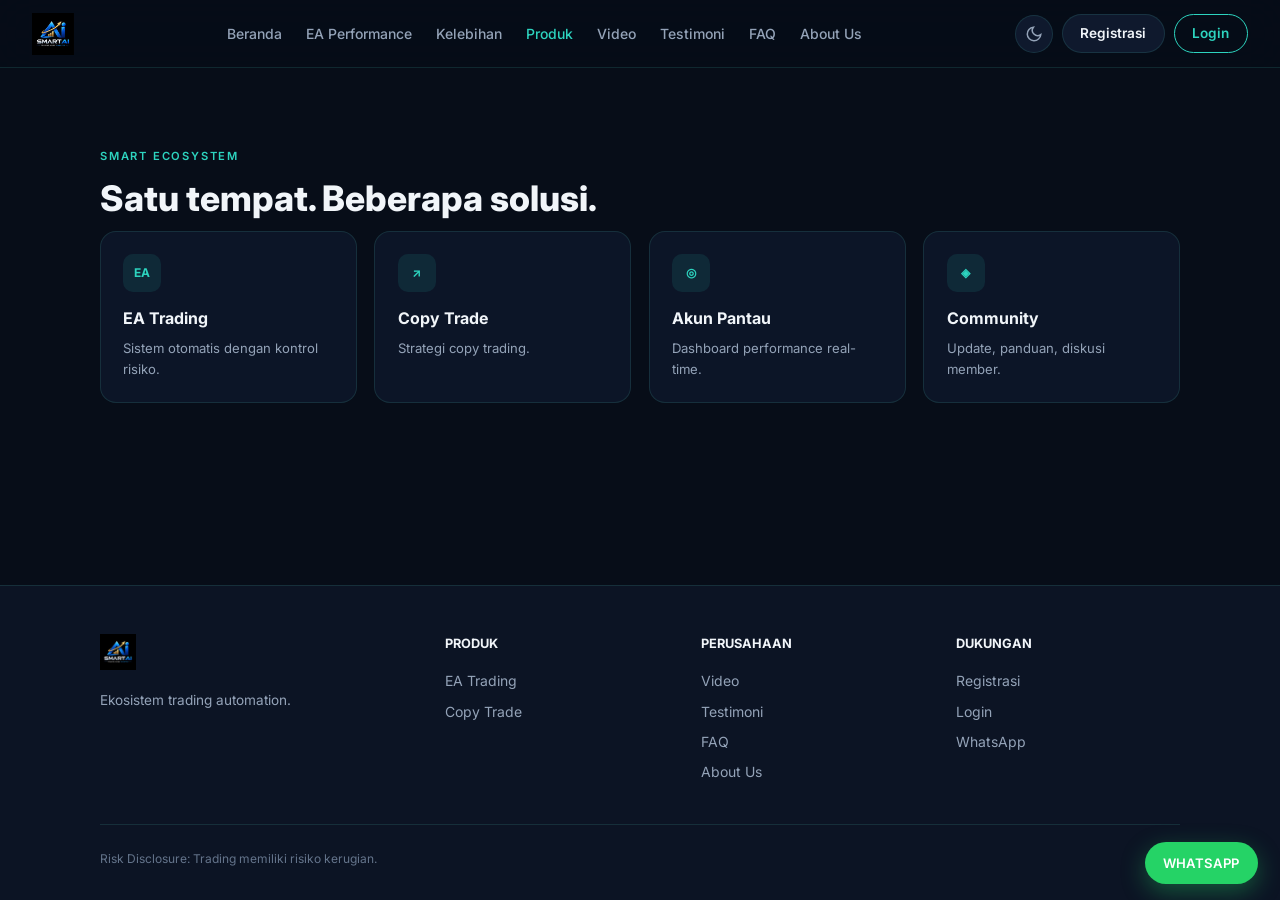
<file: produk.html>
<!DOCTYPE html>
<html lang="id" data-theme="dark">
  <head>
    <meta charset="UTF-8"/>
    <meta name="viewport" content="width=device-width, initial-scale=1.0, viewport-fit=cover"/>
    <title>Produk — Smart AI</title>
    <meta name="theme-color" content="#070d18"/>
    <link href="https://fonts.googleapis.com/css2?family=Inter:wght@400;500;600;700;800&display=swap" rel="stylesheet">
    <link rel="stylesheet" href="css/site.css">
    <link rel="stylesheet" href="css/animations.css">
  </head>
  <body>
    <nav class="navbar">
      <a href="index.html" class="logo">SMART<span>AI</span></a>
      <ul class="nav-links">
        <li><a href="index.html">Beranda</a></li>
        <li><a href="performance.html">EA Performance</a></li>
        <li><a href="kelebihan.html">Kelebihan</a></li>
        <li><a href="produk.html" class="active" aria-current="page">Produk</a></li>
        <li><a href="video.html">Video</a></li>
        <li><a href="testimoni.html">Testimoni</a></li>
        <li><a href="faq.html">FAQ</a></li>
        <li><a href="our-story.html">About Us</a></li>
      </ul>
      <div class="nav-actions">
        <button class="theme-toggle" id="theme-toggle" aria-label="Theme">
          <svg class="icon-moon" width="18" height="18" fill="none" stroke="currentColor" stroke-width="2" viewBox="0 0 24 24">
            <path d="M21 12.79A9 9 0 1111.21 3 7 7 0 0021 12.79z"/>
          </svg>
          <svg class="icon-sun" width="18" height="18" fill="none" stroke="currentColor" stroke-width="2" viewBox="0 0 24 24">
            <circle cx="12" cy="12" r="5"/>
          </svg>
        </button>
        <a href="daftar.html" class="btn btn-nav">Registrasi</a>
        <a href="login.html" class="btn btn-login">Login</a>
        <button class="hamburger" id="hamburger" aria-label="Menu">
          <span></span>
          <span></span>
          <span></span>
        </button>
      </div>
    </nav>
    <div class="mobile-menu" id="mobile-menu">
      <a href="index.html" onclick="closeMenu()">Beranda</a>
      <a href="performance.html" onclick="closeMenu()">EA Performance</a>
      <a href="kelebihan.html" onclick="closeMenu()">Kelebihan</a>
      <a href="produk.html" onclick="closeMenu()">Produk</a>
      <a href="video.html" onclick="closeMenu()">Video</a>
      <a href="testimoni.html" onclick="closeMenu()">Testimoni</a>
      <a href="faq.html" onclick="closeMenu()">FAQ</a>
      <a href="our-story.html" onclick="closeMenu()">About Us</a>
      <a href="login.html" onclick="closeMenu()">Login</a>
      <a href="daftar.html" class="btn btn-primary" onclick="closeMenu()">Registrasi</a>
    </div>
    <main class="sub">
      <section id="produk">
        <div class="container">
          <div class="section-label reveal">Smart Ecosystem</div>
          <h2 class="section-title reveal">Satu tempat. Beberapa solusi.</h2>
          <div class="eco-grid">
            <div class="eco-card reveal">
              <div class="eco-icon">EA</div>
              <h3>EA Trading</h3>
              <p>Sistem otomatis dengan kontrol risiko.</p>
            </div>
            <div class="eco-card reveal">
              <div class="eco-icon">↗</div>
              <h3>Copy Trade</h3>
              <p>Strategi copy trading.</p>
            </div>
            <div class="eco-card reveal">
              <div class="eco-icon">◎</div>
              <h3>Akun Pantau</h3>
              <p>Dashboard performance real-time.</p>
            </div>
            <div class="eco-card reveal">
              <div class="eco-icon">◈</div>
              <h3>Community</h3>
              <p>Update, panduan, diskusi member.</p>
            </div>
          </div>
        </div>
      </section>
    </main>
    <footer>
      <div class="footer-grid">
        <div>
          <a href="index.html" class="logo">SMART<span>AI</span></a>
          <p style="color:var(--text-muted);font-size:.85rem;margin-top:.8rem">
            Ekosistem trading automation.
          </p>
        </div>
        <div class="footer-col">
          <h4>Produk</h4>
          <a href="produk.html">EA Trading</a>
          <a href="produk.html">Copy Trade</a>
        </div>
        <div class="footer-col">
          <h4>Perusahaan</h4>
          <a href="video.html">Video</a>
          <a href="testimoni.html">Testimoni</a>
          <a href="faq.html">FAQ</a>
          <a href="our-story.html">About Us</a>
        </div>
        <div class="footer-col">
          <h4>Dukungan</h4>
          <a href="daftar.html">Registrasi</a>
          <a href="login.html">Login</a>
          <a href="https://wa.me/6282137585596" target="_blank" rel="noopener">WhatsApp</a>
        </div>
      </div>
      <div class="footer-bottom">Risk Disclosure: Trading memiliki risiko kerugian.</div>
    </footer>
    <a href="https://wa.me/6282137585596" class="wa-float" target="_blank" rel="noopener">WHATSAPP</a>
    <script src="js/site.js"></script>
    <script src="js/animations.js"></script>
  </body>
</html>
</file>
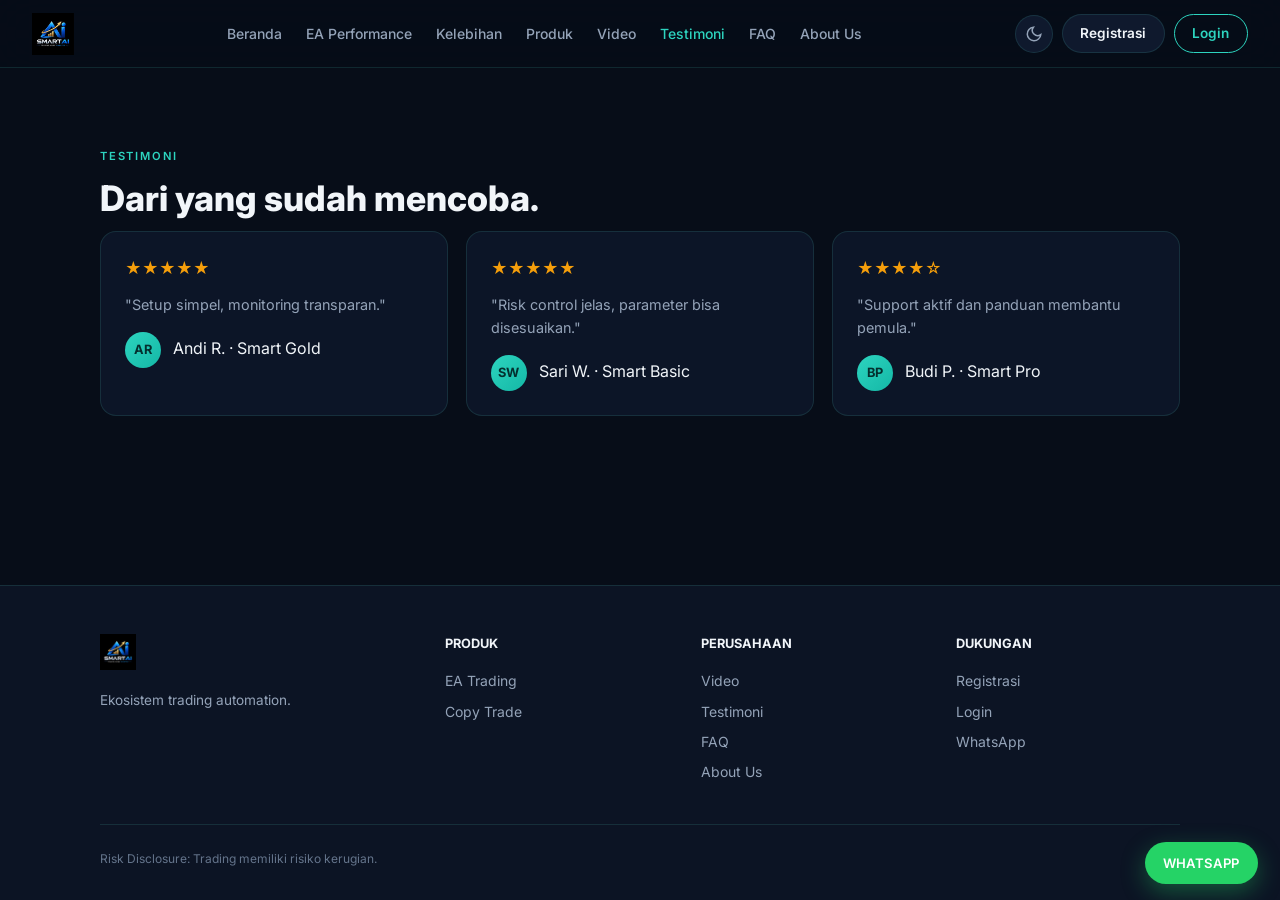
<file: testimoni.html>
<!DOCTYPE html>
<html lang="id" data-theme="dark">
  <head>
    <meta charset="UTF-8"/>
    <meta name="viewport" content="width=device-width, initial-scale=1.0, viewport-fit=cover"/>
    <title>Testimoni — Smart AI</title>
    <meta name="theme-color" content="#070d18"/>
    <link href="https://fonts.googleapis.com/css2?family=Inter:wght@400;500;600;700;800&display=swap" rel="stylesheet">
    <link rel="stylesheet" href="css/site.css">
    <link rel="stylesheet" href="css/animations.css">
  </head>
  <body>
    <nav class="navbar">
      <a href="index.html" class="logo">SMART<span>AI</span></a>
      <ul class="nav-links">
        <li><a href="index.html">Beranda</a></li>
        <li><a href="performance.html">EA Performance</a></li>
        <li><a href="kelebihan.html">Kelebihan</a></li>
        <li><a href="produk.html">Produk</a></li>
        <li><a href="video.html">Video</a></li>
        <li><a href="testimoni.html" class="active" aria-current="page">Testimoni</a></li>
        <li><a href="faq.html">FAQ</a></li>
        <li><a href="our-story.html">About Us</a></li>
      </ul>
      <div class="nav-actions">
        <button class="theme-toggle" id="theme-toggle" aria-label="Theme">
          <svg class="icon-moon" width="18" height="18" fill="none" stroke="currentColor" stroke-width="2" viewBox="0 0 24 24">
            <path d="M21 12.79A9 9 0 1111.21 3 7 7 0 0021 12.79z"/>
          </svg>
          <svg class="icon-sun" width="18" height="18" fill="none" stroke="currentColor" stroke-width="2" viewBox="0 0 24 24">
            <circle cx="12" cy="12" r="5"/>
          </svg>
        </button>
        <a href="daftar.html" class="btn btn-nav">Registrasi</a>
        <a href="login.html" class="btn btn-login">Login</a>
        <button class="hamburger" id="hamburger" aria-label="Menu">
          <span></span>
          <span></span>
          <span></span>
        </button>
      </div>
    </nav>
    <div class="mobile-menu" id="mobile-menu">
      <a href="index.html" onclick="closeMenu()">Beranda</a>
      <a href="performance.html" onclick="closeMenu()">EA Performance</a>
      <a href="kelebihan.html" onclick="closeMenu()">Kelebihan</a>
      <a href="produk.html" onclick="closeMenu()">Produk</a>
      <a href="video.html" onclick="closeMenu()">Video</a>
      <a href="testimoni.html" onclick="closeMenu()">Testimoni</a>
      <a href="faq.html" onclick="closeMenu()">FAQ</a>
      <a href="our-story.html" onclick="closeMenu()">About Us</a>
      <a href="login.html" onclick="closeMenu()">Login</a>
      <a href="daftar.html" class="btn btn-primary" onclick="closeMenu()">Registrasi</a>
    </div>
    <main class="sub">
      <section id="testimoni">
        <div class="container">
          <div class="section-label reveal">Testimoni</div>
          <h2 class="section-title reveal">Dari yang sudah mencoba.</h2>
          <div class="testi-grid">
            <div class="testi-card reveal">
              <div class="testi-stars">★★★★★</div>
              <p>"Setup simpel, monitoring transparan."</p>
              <div><span class="testi-avatar">AR</span> Andi R. · Smart Gold</div>
            </div>
            <div class="testi-card reveal">
              <div class="testi-stars">★★★★★</div>
              <p>"Risk control jelas, parameter bisa disesuaikan."</p>
              <div><span class="testi-avatar">SW</span> Sari W. · Smart Basic</div>
            </div>
            <div class="testi-card reveal">
              <div class="testi-stars">★★★★☆</div>
              <p>"Support aktif dan panduan membantu pemula."</p>
              <div><span class="testi-avatar">BP</span> Budi P. · Smart Pro</div>
            </div>
          </div>
        </div>
      </section>
    </main>
    <footer>
      <div class="footer-grid">
        <div>
          <a href="index.html" class="logo">SMART<span>AI</span></a>
          <p style="color:var(--text-muted);font-size:.85rem;margin-top:.8rem">
            Ekosistem trading automation.
          </p>
        </div>
        <div class="footer-col">
          <h4>Produk</h4>
          <a href="produk.html">EA Trading</a>
          <a href="produk.html">Copy Trade</a>
        </div>
        <div class="footer-col">
          <h4>Perusahaan</h4>
          <a href="video.html">Video</a>
          <a href="testimoni.html">Testimoni</a>
          <a href="faq.html">FAQ</a>
          <a href="our-story.html">About Us</a>
        </div>
        <div class="footer-col">
          <h4>Dukungan</h4>
          <a href="daftar.html">Registrasi</a>
          <a href="login.html">Login</a>
          <a href="https://wa.me/6282137585596" target="_blank" rel="noopener">WhatsApp</a>
        </div>
      </div>
      <div class="footer-bottom">Risk Disclosure: Trading memiliki risiko kerugian.</div>
    </footer>
    <a href="https://wa.me/6282137585596" class="wa-float" target="_blank" rel="noopener">WHATSAPP</a>
    <script src="js/site.js"></script>
    <script src="js/animations.js"></script>
  </body>
</html>
</file>
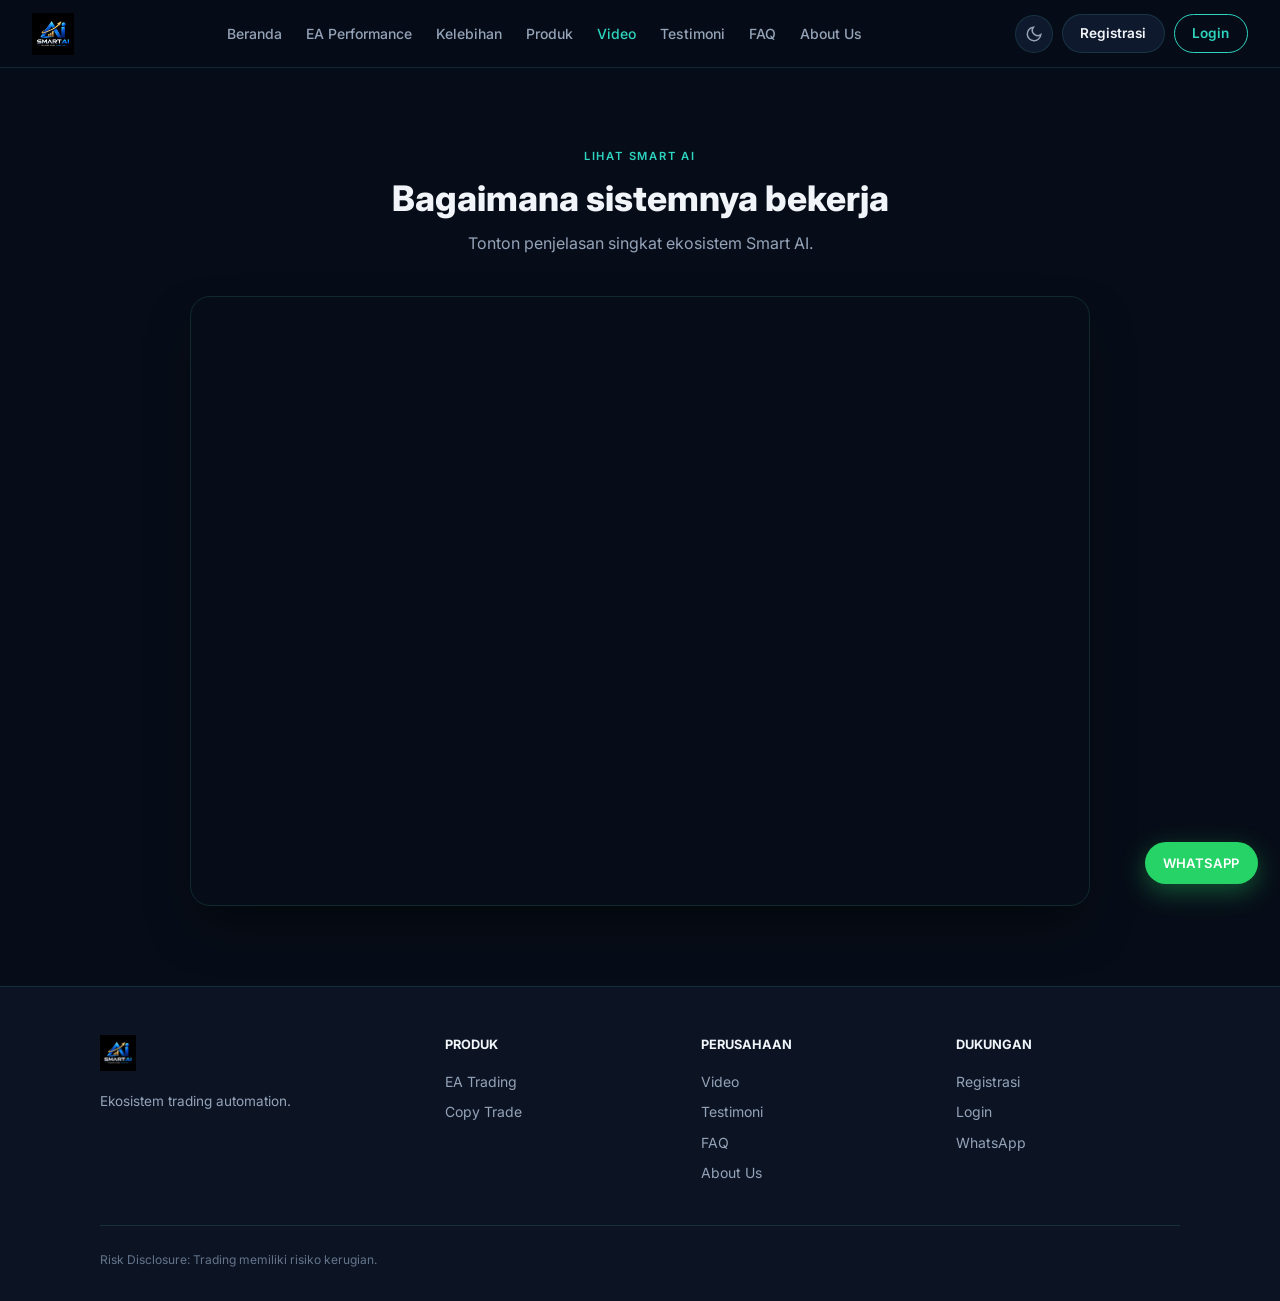
<file: video.html>
<!DOCTYPE html>
<html lang="id" data-theme="dark">
  <head>
    <meta charset="UTF-8"/>
    <meta name="viewport" content="width=device-width, initial-scale=1.0, viewport-fit=cover"/>
    <title>Video — Smart AI</title>
    <meta name="theme-color" content="#070d18"/>
    <link href="https://fonts.googleapis.com/css2?family=Inter:wght@400;500;600;700;800&display=swap" rel="stylesheet">
    <link rel="stylesheet" href="css/site.css">
    <link rel="stylesheet" href="css/animations.css">
  </head>
  <body>
    <nav class="navbar">
      <a href="index.html" class="logo">SMART<span>AI</span></a>
      <ul class="nav-links">
        <li><a href="index.html">Beranda</a></li>
        <li><a href="performance.html">EA Performance</a></li>
        <li><a href="kelebihan.html">Kelebihan</a></li>
        <li><a href="produk.html">Produk</a></li>
        <li><a href="video.html" class="active" aria-current="page">Video</a></li>
        <li><a href="testimoni.html">Testimoni</a></li>
        <li><a href="faq.html">FAQ</a></li>
        <li><a href="our-story.html">About Us</a></li>
      </ul>
      <div class="nav-actions">
        <button class="theme-toggle" id="theme-toggle" aria-label="Theme">
          <svg class="icon-moon" width="18" height="18" fill="none" stroke="currentColor" stroke-width="2" viewBox="0 0 24 24">
            <path d="M21 12.79A9 9 0 1111.21 3 7 7 0 0021 12.79z"/>
          </svg>
          <svg class="icon-sun" width="18" height="18" fill="none" stroke="currentColor" stroke-width="2" viewBox="0 0 24 24">
            <circle cx="12" cy="12" r="5"/>
          </svg>
        </button>
        <a href="daftar.html" class="btn btn-nav">Registrasi</a>
        <a href="login.html" class="btn btn-login">Login</a>
        <button class="hamburger" id="hamburger" aria-label="Menu">
          <span></span>
          <span></span>
          <span></span>
        </button>
      </div>
    </nav>
    <div class="mobile-menu" id="mobile-menu">
      <a href="index.html" onclick="closeMenu()">Beranda</a>
      <a href="performance.html" onclick="closeMenu()">EA Performance</a>
      <a href="kelebihan.html" onclick="closeMenu()">Kelebihan</a>
      <a href="produk.html" onclick="closeMenu()">Produk</a>
      <a href="video.html" onclick="closeMenu()">Video</a>
      <a href="testimoni.html" onclick="closeMenu()">Testimoni</a>
      <a href="faq.html" onclick="closeMenu()">FAQ</a>
      <a href="our-story.html" onclick="closeMenu()">About Us</a>
      <a href="login.html" onclick="closeMenu()">Login</a>
      <a href="daftar.html" class="btn btn-primary" onclick="closeMenu()">Registrasi</a>
    </div>
    <main class="sub">
      <section id="video">
        <div class="container" style="text-align:center">
          <div class="section-label reveal">Lihat Smart AI</div>
          <h2 class="section-title reveal">Bagaimana sistemnya bekerja</h2>
          <p class="section-desc reveal" style="margin-left:auto;margin-right:auto">
            Tonton penjelasan singkat ekosistem Smart AI.
          </p>
          <div class="video-frame reveal">
            <iframe
              src="https://www.youtube.com/embed/WFI02tyEHu4?rel=0&modestbranding=1"
              title="Smart AI"
              allowfullscreen
              loading="lazy"></iframe>
          </div>
        </div>
      </section>
    </main>
    <footer>
      <div class="footer-grid">
        <div>
          <a href="index.html" class="logo">SMART<span>AI</span></a>
          <p style="color:var(--text-muted);font-size:.85rem;margin-top:.8rem">
            Ekosistem trading automation.
          </p>
        </div>
        <div class="footer-col">
          <h4>Produk</h4>
          <a href="produk.html">EA Trading</a>
          <a href="produk.html">Copy Trade</a>
        </div>
        <div class="footer-col">
          <h4>Perusahaan</h4>
          <a href="video.html">Video</a>
          <a href="testimoni.html">Testimoni</a>
          <a href="faq.html">FAQ</a>
          <a href="our-story.html">About Us</a>
        </div>
        <div class="footer-col">
          <h4>Dukungan</h4>
          <a href="daftar.html">Registrasi</a>
          <a href="login.html">Login</a>
          <a href="https://wa.me/6282137585596" target="_blank" rel="noopener">WhatsApp</a>
        </div>
      </div>
      <div class="footer-bottom">Risk Disclosure: Trading memiliki risiko kerugian.</div>
    </footer>
    <a href="https://wa.me/6282137585596" class="wa-float" target="_blank" rel="noopener">WHATSAPP</a>
    <script src="js/site.js"></script>
    <script src="js/animations.js"></script>
  </body>
</html>
</file>
<file: css/site.css>
:root,
[data-theme=dark] {
  --bg: #070d18;
  --bg-elevated: #0c1424;
  --bg-card: rgba(15,25,45,.75);
  --bg-card-solid: #0f192d;
  --border: rgba(94,234,212,.12);
  --cyan: #2dd4bf;
  --teal: #14b8a6;
  --green: #34d399;
  --text: #f1f5f9;
  --text-muted: #94a3b8;
  --text-dim: #64748b;
  --yellow: #fbbf24;
  --gold: #f59e0b;
  --purple: #a78bfa;
  --nav-bg: rgba(7,13,24,.85);
  --input-bg: rgba(255,255,255,.03);
  --input-border: rgba(255,255,255,.08);
  --radius: 16px;
  --radius-lg: 20px;
  --shadow: 0 25px 50px -12px rgba(0,0,0,.55);
}

[data-theme=light] {
  --bg: #f8fafc;
  --bg-elevated: #fff;
  --bg-card: #fff;
  --bg-card-solid: #fff;
  --border: rgba(15,23,42,.08);
  --cyan: #0d9488;
  --teal: #0f766e;
  --green: #059669;
  --text: #0f172a;
  --text-muted: #475569;
  --text-dim: #94a3b8;
  --yellow: #d97706;
  --nav-bg: rgba(248,250,252,.9);
  --input-bg: rgba(15,23,42,.03);
  --input-border: rgba(15,23,42,.1);
}

* { margin: 0; padding: 0; box-sizing: border-box; }
html { scroll-behavior: smooth; -webkit-text-size-adjust: 100%; text-size-adjust: 100%; }
body {
  font-family: Inter,sans-serif;
  background: var(--bg);
  color: var(--text);
  line-height: 1.6;
  overflow-x: hidden;
  display: flex;
  flex-direction: column;
  min-height: 100vh;
}
a, button { -webkit-tap-highlight-color: rgba(45,212,191,.15); }

.navbar {
  position: fixed; top: 0; left: 0; right: 0; z-index: 1000;
  background: var(--nav-bg); backdrop-filter: blur(20px);
  border-bottom: 1px solid var(--border);
  padding: 0 2rem; height: 68px;
  display: flex; align-items: center; justify-content: space-between;
  transition: background .3s, box-shadow .3s;
}
.navbar.scrolled {
  background: rgba(7,13,24,.96)!important;
  box-shadow: 0 4px 28px rgba(0,0,0,.35);
}
[data-theme=light] .navbar.scrolled { background: rgba(248,250,252,.98)!important; }
.logo { font-size: 1.35rem; font-weight: 800; color: var(--text); text-decoration: none; }
.logo span { color: var(--cyan); }
.nav-links { display: flex; gap: 1.5rem; list-style: none; }
.nav-links a { color: var(--text-muted); text-decoration: none; font-size: .875rem; font-weight: 500; }
.nav-links a:hover, .nav-links a.active { color: var(--cyan); }
.nav-actions { display: flex; align-items: center; gap: .55rem; }

.btn {
  display: inline-flex; align-items: center; justify-content: center;
  padding: .7rem 1.35rem; border-radius: 999px; font-weight: 600; font-size: .875rem;
  text-decoration: none; border: none; cursor: pointer; font-family: inherit;
  transition: transform .25s, box-shadow .25s;
}
.btn-primary {
  background: linear-gradient(135deg,var(--cyan),var(--teal));
  color: #042f2e; position: relative; overflow: hidden;
}
[data-theme=light] .btn-primary { color: #fff; }
.btn-primary:hover { transform: translateY(-3px); box-shadow: 0 10px 32px rgba(45,212,191,.4); }
.btn-primary::after {
  content: ''; position: absolute; inset: 0;
  background: linear-gradient(105deg,transparent 40%,rgba(255,255,255,.28) 50%,transparent 60%);
  background-size: 200% 100%; animation: shimmer 2.8s infinite; pointer-events: none;
}
.btn-nav {
  background: var(--bg-card-solid); color: var(--text);
  border: 1px solid var(--border); padding: .5rem 1.1rem; font-size: .85rem;
}
.btn-login {
  background: transparent; color: var(--cyan);
  border: 1px solid var(--cyan); padding: .5rem 1.1rem; font-size: .85rem;
}
.btn-login:hover { background: var(--cyan); color: #042f2e; }
.btn-outline { background: transparent; color: var(--text); border: 1px solid var(--border); }
.btn-outline:hover { border-color: var(--cyan); color: var(--cyan); }

.theme-toggle {
  width: 38px; height: 38px; border-radius: 50%;
  background: var(--bg-card-solid); border: 1px solid var(--border);
  color: var(--text-muted); cursor: pointer;
  display: flex; align-items: center; justify-content: center;
}
.theme-toggle .icon-sun { display: none; }
[data-theme=light] .theme-toggle .icon-moon { display: none; }
[data-theme=light] .theme-toggle .icon-sun { display: block; }

.hamburger {
  display: none; flex-direction: column; gap: 5px;
  background: none; border: none; cursor: pointer; padding: 6px;
}
.hamburger span { display: block; width: 22px; height: 2px; background: var(--text); border-radius: 1px; }

.mobile-menu {
  display: none; position: fixed; inset: 0; background: var(--bg); z-index: 999;
  flex-direction: column; align-items: center; justify-content: center;
  gap: 0; padding: 5rem 1.5rem 2rem;
}
.mobile-menu.open { display: flex; }
.mobile-menu a {
  color: var(--text); text-decoration: none; font-size: 1.05rem; font-weight: 600;
  display: block; width: 100%; max-width: 320px; text-align: center;
  padding: .95rem 1rem; border-bottom: 1px solid var(--border);
}
.mobile-menu a.btn { margin-top: 1.25rem; border-bottom: none; max-width: 280px; }

.hero {
  min-height: 100vh; padding: 110px 2rem 70px;
  display: flex; align-items: center; position: relative; overflow: hidden;
  background-image: linear-gradient(105deg,rgba(7,13,24,.94) 0%,rgba(7,13,24,.84) 45%,rgba(7,13,24,.56) 100%),url('../img/grafikk.jpeg');
  background-size: cover; background-position: center center; background-repeat: no-repeat;
}
[data-theme=light] .hero {
  background-image: linear-gradient(105deg,rgba(248,250,252,.93) 0%,rgba(248,250,252,.8) 42%,rgba(248,250,252,.45) 100%),url('../img/grafikk.jpeg');
}
.hero-inner {
  max-width: 1180px; margin: 0 auto; width: 100%;
  display: flex; align-items: center; gap: 3.5rem; position: relative; z-index: 1;
}
.hero-content { flex: 1; max-width: 540px; }
.badge {
  display: inline-flex; background: rgba(45,212,191,.12); border: 1px solid rgba(45,212,191,.25);
  color: var(--cyan); font-size: .7rem; font-weight: 600; padding: .35rem .85rem;
  border-radius: 999px; margin-bottom: 1.4rem; text-transform: uppercase; animation: fadeUp .8s both;
}
.hero h1 {
  font-size: 3rem; font-weight: 800; line-height: 1.12; margin-bottom: 1.2rem;
  animation: fadeUp .9s .12s both;
}
.hero h1 .highlight {
  background: linear-gradient(135deg,var(--cyan),#5eead4);
  -webkit-background-clip: text; -webkit-text-fill-color: transparent; background-clip: text;
}
.hero-content>p {
  color: var(--text-muted); font-size: 1.05rem; margin-bottom: 1.9rem;
  animation: fadeUp .9s .24s both;
}
.hero-buttons {
  display: flex; gap: .7rem; margin-bottom: 1.8rem; flex-wrap: wrap;
  animation: fadeUp .9s .36s both;
}
.hero-checks {
  display: flex; flex-wrap: wrap; gap: .9rem 1.4rem; font-size: .82rem; color: var(--text-muted);
  animation: fadeUp .9s .48s both;
}
.hero-visual { flex: 1; display: flex; justify-content: center; }

/* ===== Real-Time Monitor card (no TradingView) ===== */
.monitor-card {
  background: var(--bg-card-solid);
  border: 1px solid var(--border);
  border-radius: var(--radius-lg);
  padding: 1.4rem;
  width: 100%;
  max-width: 400px;
  box-shadow: var(--shadow);
  animation: scaleIn 1s .2s both;
}
.monitor-header { display: flex; justify-content: space-between; margin-bottom: .75rem; }
.monitor-title { font-size: .7rem; color: var(--text-muted); letter-spacing: .04em; }
.status-dot {
  font-size: .65rem; font-weight: 600; color: var(--green);
  animation: glowPulse 2s ease-in-out infinite;
}
.monitor-card h3 { font-size: 1.25rem; margin-bottom: .15rem; }
.monitor-sub {
  font-size: .65rem; color: var(--text-dim); margin-bottom: 1rem;
  letter-spacing: 1px;
}

.monitor-live {
  display: flex; flex-direction: column; gap: .65rem;
  margin-bottom: 1rem;
}
.ml-row {
  display: flex; align-items: center; justify-content: space-between; gap: .75rem;
  background: rgba(255,255,255,.03);
  border: 1px solid rgba(148,163,184,.1);
  border-radius: 14px;
  padding: .7rem .9rem;
  transition: border-color .2s, background .2s;
}
.ml-row:hover {
  background: rgba(255,255,255,.05);
  border-color: rgba(45,212,191,.2);
}
.ml-item { min-width: 0; }
.ml-label {
  font-size: .62rem; font-weight: 700; letter-spacing: .05em;
  color: var(--text-dim); text-transform: uppercase; margin-bottom: .15rem;
}
.ml-equity { font-size: 1.1rem; font-weight: 800; letter-spacing: -.01em; }
.ml-change {
  font-size: .72rem; font-weight: 600; margin-top: .1rem;
}
.ml-change.up { color: #34d399; }
.ml-change.down { color: #f87171; }
.ml-ring { flex-shrink: 0; }
.ml-ring svg { display: block; }

.monitor-stats {
  display: grid; grid-template-columns: repeat(3,1fr); gap: .5rem;
  margin-bottom: .9rem;
}
.stat-box {
  background: var(--input-bg); border: 1px solid var(--border);
  border-radius: 10px; padding: .65rem; text-align: center;
}
.stat-box .label { font-size: .6rem; color: var(--text-dim); }
.stat-box .value { font-size: .85rem; font-weight: 700; color: var(--cyan); }

.monitor-cta {
  display: block; text-align: center;
  font-size: .8rem; font-weight: 700; color: var(--cyan);
  text-decoration: none; padding: .55rem;
  border-radius: 10px;
  border: 1px solid rgba(45,212,191,.25);
  background: rgba(45,212,191,.06);
  transition: background .2s, border-color .2s;
}
.monitor-cta:hover {
  background: rgba(45,212,191,.14);
  border-color: rgba(45,212,191,.45);
}

.feature-bar {
  background: var(--bg-elevated);
  border-top: 1px solid var(--border); border-bottom: 1px solid var(--border);
  padding: 1.4rem 2rem;
}
.feature-bar-inner {
  max-width: 1080px; margin: 0 auto;
  display: grid; grid-template-columns: repeat(4,1fr); gap: 1.5rem; text-align: center;
}
.feature-bar-item h4 { font-size: .9rem; }
.feature-bar-item p { font-size: .78rem; color: var(--text-dim); }

section { padding: 5rem 2rem; }
.container { max-width: 1080px; margin: 0 auto; }
.section-label {
  font-size: .7rem; font-weight: 600; color: var(--cyan);
  letter-spacing: 1.8px; text-transform: uppercase; margin-bottom: .7rem;
}
.section-title {
  font-size: 2.2rem; font-weight: 800; margin-bottom: .7rem; line-height: 1.2;
}
.section-desc { color: var(--text-muted); max-width: 560px; margin-bottom: 2.5rem; }

.why-grid { display: grid; grid-template-columns: repeat(3,1fr); gap: 1.1rem; margin-bottom: 1.5rem; }
.why-card {
  background: var(--bg-card); border: 1px solid var(--border);
  border-radius: var(--radius); padding: 1.4rem;
}
.why-icon {
  width: 38px; height: 38px; border-radius: 10px;
  background: rgba(45,212,191,.1); display: flex; align-items: center; justify-content: center;
  margin-bottom: .9rem; font-weight: 700; color: var(--cyan);
}
.why-card h3 { font-size: 1rem; margin-bottom: .4rem; }
.why-card p { font-size: .85rem; color: var(--text-muted); }

.disclaimer-box {
  background: rgba(251,191,36,.06); border-left: 3px solid var(--yellow);
  border-radius: 0 12px 12px 0; padding: 1rem 1.2rem;
  font-size: .85rem; color: var(--text-muted);
}
.disclaimer-box strong { color: var(--yellow); }

.eco-grid { display: grid; grid-template-columns: repeat(4,1fr); gap: 1.1rem; }
.eco-card {
  background: var(--bg-card); border: 1px solid var(--border);
  border-radius: var(--radius); padding: 1.4rem;
}
.eco-icon {
  width: 38px; height: 38px; border-radius: 10px;
  background: rgba(45,212,191,.1); display: flex; align-items: center; justify-content: center;
  margin-bottom: .9rem; font-weight: 700; color: var(--cyan); font-size: .75rem;
}
.eco-card h3 { font-size: 1rem; margin-bottom: .35rem; }
.eco-card p { font-size: .82rem; color: var(--text-muted); }

.perf-grid { display: grid; grid-template-columns: repeat(3,1fr); gap: 1.1rem; margin-bottom: 1.4rem; }
.video-frame {
  position: relative; width: 100%; max-width: 900px; margin: 0 auto;
  padding-bottom: 56.25%; border-radius: var(--radius-lg); overflow: hidden;
  border: 1px solid var(--border); box-shadow: var(--shadow);
}
.video-frame iframe { position: absolute; inset: 0; width: 100%; height: 100%; border: 0; }

.testi-grid { display: grid; grid-template-columns: repeat(3,1fr); gap: 1.1rem; }
.testi-card {
  background: var(--bg-card); border: 1px solid var(--border);
  border-radius: var(--radius); padding: 1.5rem;
}
.testi-stars { color: var(--gold); margin-bottom: .75rem; }
.testi-card p { font-size: .9rem; color: var(--text-muted); margin-bottom: 1rem; }
.testi-avatar {
  width: 36px; height: 36px; border-radius: 50%;
  background: linear-gradient(135deg,var(--cyan),var(--teal));
  display: inline-flex; align-items: center; justify-content: center;
  font-weight: 700; font-size: .8rem; color: #042f2e; margin-right: .5rem;
}

.faq-list { max-width: 720px; }
.faq-item {
  background: var(--bg-card); border: 1px solid var(--border);
  border-radius: 12px; margin-bottom: .6rem; overflow: hidden;
}
.faq-q {
  width: 100%; background: none; border: none; color: var(--text);
  font-family: inherit; font-size: .95rem; font-weight: 600; text-align: left;
  padding: 1.1rem 1.3rem; cursor: pointer;
  display: flex; justify-content: space-between; align-items: center; gap: 1rem;
}
.faq-a { max-height: 0; overflow: hidden; padding: 0 1.3rem; transition: max-height .35s, padding .35s; }
.faq-item.active .faq-a { max-height: 220px; padding: 0 1.3rem 1.1rem; }
.faq-a p { font-size: .875rem; color: var(--text-muted); }

.steps-grid { display: grid; grid-template-columns: repeat(3,1fr); gap: 2rem; margin-top: 2rem; }
.step-num { font-size: 2.4rem; font-weight: 800; color: var(--text-dim); opacity: .25; }
.step h3 { font-size: 1.1rem; margin: .4rem 0; }
.step p { font-size: .88rem; color: var(--text-muted); }

.cta-section { display: grid; grid-template-columns: 1fr 1fr; gap: 3rem; align-items: center; }
.form-card {
  background: var(--bg-card-solid); border: 1px solid var(--border);
  border-radius: var(--radius-lg); padding: 2rem; box-shadow: var(--shadow); text-align: center;
}

footer {
  border-top: 1px solid var(--border); padding: 3rem 2rem 2rem; background: var(--bg-elevated);
}
.footer-grid {
  max-width: 1080px; margin: 0 auto 2rem;
  display: grid; grid-template-columns: 1.4fr 1fr 1fr 1fr; gap: 2rem;
}
.footer-col h4 { font-size: .8rem; font-weight: 700; text-transform: uppercase; margin-bottom: 1rem; }
.footer-col a {
  display: block; font-size: .875rem; color: var(--text-muted);
  text-decoration: none; margin-bottom: .5rem;
}
.footer-col a:hover { color: var(--cyan); }
.footer-bottom {
  max-width: 1080px; margin: 0 auto; padding-top: 1.5rem;
  border-top: 1px solid var(--border); font-size: .75rem; color: var(--text-dim);
}

.wa-float {
  position: fixed; bottom: 1.4rem; right: 1.4rem; z-index: 999;
  background: #25d366; color: #fff; padding: .65rem 1.15rem;
  border-radius: 999px; font-weight: 600; font-size: .82rem;
  text-decoration: none; box-shadow: 0 8px 24px rgba(37,211,102,.35);
}

.reveal {
  opacity: 0; transform: translateY(28px);
  transition: opacity .7s cubic-bezier(.22,1,.36,1), transform .7s cubic-bezier(.22,1,.36,1);
}
.reveal.visible { opacity: 1; transform: translateY(0); }

@keyframes fadeUp {
  from { opacity: 0; transform: translateY(28px); }
  to { opacity: 1; transform: translateY(0); }
}
@keyframes scaleIn {
  from { opacity: 0; transform: scale(.9); }
  to { opacity: 1; transform: scale(1); }
}
@keyframes glowPulse {
  0%, 100% { opacity: 1; }
  50% { opacity: .8; }
}
@keyframes shimmer {
  0% { background-position: -200% center; }
  100% { background-position: 200% center; }
}

main { flex: 1; width: 100%; }
main.sub { padding-top: 68px; }
.btn-nav.active { border-color: var(--cyan); color: var(--cyan); }
.btn-login.active { background: var(--cyan); color: #042f2e; }
[data-theme=light] .btn-login:hover,
[data-theme=light] .btn-login.active { color: #fff; }

@media (max-width:1100px) { .nav-links { gap: 1rem; } }
@media (max-width:1200px) { .nav-links { gap: .9rem; } }

@media (max-width:960px) {
  .navbar { padding: 0 1rem; height: 60px; }
  .nav-links, .btn-nav, .btn-login { display: none; }
  .hamburger {
    display: flex; width: 44px; height: 44px;
    align-items: center; justify-content: center;
  }
  .hero {
    min-height: auto; padding: 88px 1.15rem 2.5rem;
    background-position: center center;
    background-image: linear-gradient(180deg,rgba(7,13,24,.92) 0%,rgba(7,13,24,.84) 55%,rgba(7,13,24,.7) 100%),url('../img/grafikk.jpeg');
  }
  .hero-inner { flex-direction: column; text-align: center; gap: 1.75rem; }
  .hero-content { max-width: 100%; }
  .hero h1 { font-size: 1.85rem; }
  .hero-buttons { flex-direction: column; align-items: stretch; }
  .hero-buttons .btn { width: 100%; min-height: 48px; padding: .9rem; }
  .monitor-card { max-width: 100%; margin: 0 auto; }
  .feature-bar-inner { grid-template-columns: 1fr 1fr; }
  .feature-bar { padding: 1.1rem 1rem; }
  section { padding: 3rem 1.15rem; }
  .section-title { font-size: 1.55rem; }
  .why-grid, .perf-grid, .testi-grid, .steps-grid, .eco-grid, .cta-section, .footer-grid {
    grid-template-columns: 1fr; gap: .9rem;
  }
  .step {
    padding: 1rem; background: var(--bg-card);
    border: 1px solid var(--border); border-radius: 12px;
  }
  footer { padding: 2.25rem 1.15rem 5.5rem; }
  .wa-float { bottom: 1rem; right: 1rem; min-height: 44px; }
  main.sub { padding-top: 60px; }
}

@media (max-width:520px) {
  .hero h1 { font-size: 1.65rem; }
  .section-title { font-size: 1.4rem; }
}

@supports (padding:env(safe-area-inset-bottom)) {
  .wa-float { bottom: calc(1rem + env(safe-area-inset-bottom)); }
}
</file>
<file: css/animations.css>
/* cooler animations */
@keyframes floatSoft {
  0%,
  100% {
    transform: translateY(0);
  }

  50% {
    transform: translateY(-10px);
  }
}

@keyframes pulseRing {
  0% {
    transform: scale(.8);
    opacity: .6;
  }

  70% {
    transform: scale(1.7);
    opacity: 0;
  }

  100% {
    opacity: 0;
  }
}

@keyframes gradientShift {
  0% {
    background-position: 0% 50%;
  }

  50% {
    background-position: 100% 50%;
  }

  100% {
    background-position: 0% 50%;
  }
}

@keyframes orbFloat1 {
  0%,
  100% {
    transform: translate(0,0);
  }

  50% {
    transform: translate(25px,-35px);
  }
}

@keyframes orbFloat2 {
  0%,
  100% {
    transform: translate(0,0);
  }

  50% {
    transform: translate(-30px,20px);
  }
}

@keyframes borderGlow {
  0%,
  100% {
    box-shadow: 0 0 0 1px rgba(45,212,191,.15),0 0 18px rgba(45,212,191,.08);
  }

  50% {
    box-shadow: 0 0 0 1px rgba(45,212,191,.35),0 0 28px rgba(45,212,191,.16);
  }
}

@keyframes shineSweep {
  0% {
    left: -100%;
  }

  100% {
    left: 120%;
  }
}

@keyframes floatY {
  0%,
  100% {
    transform: translateY(0);
  }

  50% {
    transform: translateY(-10px);
  }
}

@keyframes countPop {
  0% {
    transform: scale(1);
  }

  40% {
    transform: scale(1.1);
  }

  100% {
    transform: scale(1);
  }
}

.hero {
  position: relative;
  overflow: hidden;
}

.hero-orbs {
  position: absolute;
  inset: 0;
  pointer-events: none;
  z-index: 0;
}

.hero-orbs .orb {
  position: absolute;
  border-radius: 50%;
  filter: blur(55px);
  opacity: .4;
}

.hero-orbs .orb-1 {
  width: 360px;
  height: 360px;
  background: radial-gradient(circle,rgba(45,212,191,.35),transparent 70%);
  top: -60px;
  right: 8%;
  animation: orbFloat1 16s ease-in-out infinite;
}

.hero-orbs .orb-2 {
  width: 260px;
  height: 260px;
  background: radial-gradient(circle,rgba(167,139,250,.28),transparent 70%);
  bottom: 8%;
  left: 4%;
  animation: orbFloat2 20s ease-in-out infinite;
}

.hero-inner {
  position: relative;
  z-index: 1;
}

.hero h1 .highlight {
  background: linear-gradient(135deg,var(--cyan),#5eead4,#67e8f9,var(--cyan));
  background-size: 300% 300%;
  -webkit-background-clip: text;
  -webkit-text-fill-color: transparent;
  background-clip: text;
  animation: gradientShift 6s ease infinite;
}

.monitor-card {
  animation: scaleIn 1s .2s both,floatSoft 5.5s ease-in-out 1.2s infinite,borderGlow 4s ease-in-out infinite !important;
}

.monitor-card:hover {
  transform: translateY(-6px) scale(1.02)!important;
  box-shadow: 0 28px 50px -12px rgba(0,0,0,.55),0 0 36px rgba(45,212,191,.14);
}

.status-dot,
.online-text {
  position: relative;
}

.status-dot::before,
.online-text::before {
  content: "";
  position: absolute;
  left: 50%;
  top: 50%;
  width: 9px;
  height: 9px;
  margin: -4.5px 0 0 -4.5px;
  border-radius: 50%;
  border: 1.5px solid var(--green);
  animation: pulseRing 2s ease-out infinite;
  pointer-events: none;
}

.btn {
  position: relative;
  overflow: hidden;
}

.btn-primary::after {
  content: "";
  position: absolute;
  top: 0;
  left: -100%;
  width: 55%;
  height: 100%;
  background: linear-gradient(90deg,transparent,rgba(255,255,255,.28),transparent);
  transform: skewX(-18deg);
}

.btn-primary:hover::after {
  animation: shineSweep .65s ease;
}

.btn-primary:hover {
  transform: translateY(-2px);
  box-shadow: 0 8px 26px rgba(45,212,191,.38);
}

.reveal.from-left {
  transform: translateX(-36px);
}

.reveal.from-left.visible {
  transform: translateX(0);
}

.reveal.from-right {
  transform: translateX(36px);
}

.reveal.from-right.visible {
  transform: translateX(0);
}

.reveal.scale-up {
  transform: scale(.93) translateY(16px);
}

.reveal.scale-up.visible {
  transform: scale(1) translateY(0);
}

.perf-stat .value.counted {
  animation: countPop .4s ease;
}

.wa-float {
  animation: floatY 3s ease-in-out infinite;
}

.wa-float:hover {
  animation: none;
  transform: scale(1.07);
}

@media (prefers-reduced-motion:reduce) {
  *,
  *::before,
  *::after {
    animation-duration: .01ms!important;
    animation-iteration-count: 1!important;
    transition-duration: .01ms!important;
  }
}
</file>
<file: css/kelebihan.css>
/* Kelebihan — 15 kartu keunggulan */
.adv-wrap {
  max-width: 1240px;
}

.adv-grid {
  display: grid;
  grid-template-columns: repeat(5,1fr);
  gap: 1rem;
  margin-top: 2.2rem;
}

.adv-card {
  display: flex;
  flex-direction: column;
  gap: .9rem;
  padding: 1.15rem 1.1rem 1.3rem;
  border: 1px solid var(--border);
  border-radius: var(--radius);
  background: linear-gradient(160deg,var(--bg-card),rgba(15,25,45,.35));
}

[data-theme=light] .adv-card {
  background: var(--bg-card);
}

.adv-icon {
  width: 52px;
  height: 52px;
  border-radius: 14px;
  display: grid;
  place-items: center;
  background: rgba(45,212,191,.12);
  color: var(--cyan);
}

.adv-icon svg {
  width: 26px;
  height: 26px;
  fill: none;
  stroke: currentColor;
  stroke-width: 1.8;
  stroke-linecap: round;
  stroke-linejoin: round;
}

.adv-card h3 {
  font-size: 1rem;
  font-weight: 700;
  line-height: 1.3;
  margin-bottom: .3rem;
}

.adv-card p {
  font-size: .85rem;
  line-height: 1.5;
  color: var(--text-muted);
}

@media (max-width:1100px) {
  .adv-grid {
    grid-template-columns: repeat(3,1fr);
  }
}

@media (max-width:720px) {
  .adv-grid {
    grid-template-columns: repeat(2,1fr);
    gap: .8rem;
  }

  .adv-card {
    padding: 1rem .95rem 1.1rem;
  }
}

@media (max-width:440px) {
  .adv-grid {
    grid-template-columns: 1fr;
  }

  .adv-card {
    flex-direction: row;
    align-items: flex-start;
  }

  .adv-icon {
    flex: none;
  }
}
</file>
<file: css/story.css>
/* Halaman Our Story — memakai token warna/tema dari site.css */
.story-hero {
  position: relative;
  overflow: hidden;
  padding: 5.5rem 2rem 4rem;
  border-bottom: 1px solid var(--border);
  background: radial-gradient(60% 70% at 85% 0%,rgba(45,212,191,.14),transparent 70%), radial-gradient(40% 50% at 0% 100%,rgba(167,139,250,.09),transparent 70%), var(--bg);
}

.story-title {
  font-size: 3.4rem;
  font-weight: 800;
  line-height: 1.1;
  letter-spacing: -.02em;
  max-width: 820px;
  margin-bottom: 1.1rem;
}

.story-title .line-2 {
  display: block;
  color: var(--cyan);
}

.story-kicker {
  font-size: 1.15rem;
  font-weight: 500;
  color: var(--text-muted);
  margin-bottom: 3rem;
}

.story-intro {
  max-width: 640px;
}

.story-intro p,
.chapter-body p {
  font-size: 1rem;
  color: var(--text-muted);
  margin-bottom: 1.15rem;
  max-width: 62ch;
}

/* Garis evolusi: konvensional -> global -> digital */
.evolution {
  list-style: none;
  display: grid;
  grid-template-columns: repeat(3,1fr);
  gap: 0;
  margin: 2.2rem 0 2.4rem;
  max-width: 760px;
  position: relative;
}

.evolution::before {
  content: "";
  position: absolute;
  left: 0;
  right: 0;
  top: 7px;
  height: 2px;
  background: linear-gradient(90deg,var(--text-dim),var(--cyan));
}

.evolution li {
  position: relative;
  padding-top: 1.6rem;
  padding-right: 1rem;
  font-size: .9rem;
  font-weight: 600;
  color: var(--text-muted);
}

.evolution li::before {
  content: "";
  position: absolute;
  top: 0;
  left: 0;
  width: 16px;
  height: 16px;
  border-radius: 50%;
  background: var(--bg);
  border: 2px solid var(--text-dim);
}

.evolution li:last-child {
  color: var(--text);
}

.evolution li:last-child::before {
  border-color: var(--cyan);
  background: var(--cyan);
  box-shadow: 0 0 0 5px rgba(45,212,191,.18);
}

.story-quote {
  margin-top: 2.4rem;
  padding: 1.4rem 0 1.4rem 1.6rem;
  border-left: 3px solid var(--cyan);
  max-width: 700px;
}

.story-quote p {
  font-size: 1.5rem;
  font-weight: 700;
  line-height: 1.35;
  color: var(--text);
  margin: 0;
  max-width: none;
}

/* Bab */
.chapter {
  border-bottom: 1px solid var(--border);
}

.chapter-grid {
  display: grid;
  grid-template-columns: minmax(0,5fr) minmax(0,7fr);
  gap: 3.5rem;
  align-items: start;
}

.chapter-head {
  position: sticky;
  top: 96px;
}

.chapter-head .section-title {
  margin-bottom: 0;
}

.chapter-body p:last-child {
  margin-bottom: 0;
}

.chapter-body .lead {
  font-size: 1.15rem;
  font-weight: 600;
  color: var(--text);
}

/* Tiga prinsip */
.pillars {
  display: grid;
  grid-template-columns: repeat(3,1fr);
  gap: 1.1rem;
  margin-top: 3rem;
}

.pillar-num {
  font-size: 2.2rem;
  font-weight: 800;
  line-height: 1;
  color: var(--cyan);
  opacity: .55;
  margin-bottom: 1rem;
}

.pillars .why-card h3 {
  font-size: 1.1rem;
  margin-bottom: .6rem;
}

/* Penutup */
.story-close {
  text-align: left;
  background: radial-gradient(50% 80% at 50% 100%,rgba(45,212,191,.1),transparent 70%);
}

.commitment-intro {
  color: var(--text-muted);
  margin-bottom: 1.2rem;
}

.commitment {
  font-size: 2.4rem;
  font-weight: 800;
  line-height: 1.2;
  letter-spacing: -.015em;
  max-width: 760px;
  margin-bottom: 3rem;
}

.commitment span {
  display: block;
}

.commitment span:last-child {
  color: var(--cyan);
}

.signature {
  padding-top: 2rem;
  border-top: 1px solid var(--border);
  display: flex;
  align-items: center;
  justify-content: space-between;
  gap: 1.5rem;
  flex-wrap: wrap;
}

.signature strong {
  display: block;
  font-size: 1.15rem;
  font-weight: 800;
  letter-spacing: .5px;
}

.signature em {
  font-style: normal;
  font-size: .95rem;
  color: var(--text-muted);
}

@media (max-width:960px) {
  .story-hero {
    padding: 3.2rem 1.15rem 2.5rem;
  }

  .story-title {
    font-size: 2.1rem;
  }

  .story-kicker {
    font-size: 1rem;
    margin-bottom: 2rem;
  }

  .evolution {
    margin: 1.8rem 0 2rem;
  }

  .evolution li {
    font-size: .78rem;
    padding-right: .5rem;
  }

  .story-quote {
    padding-left: 1.1rem;
  }

  .story-quote p {
    font-size: 1.2rem;
  }

  .chapter-grid {
    grid-template-columns: 1fr;
    gap: 1.2rem;
  }

  .chapter-head {
    position: static;
  }

  .pillars {
    grid-template-columns: 1fr;
    gap: .9rem;
    margin-top: 2rem;
  }

  .commitment {
    font-size: 1.6rem;
    margin-bottom: 2rem;
  }

  .signature {
    flex-direction: column;
    align-items: flex-start;
  }

  .signature .btn {
    width: 100%;
    min-height: 48px;
  }
}

@media (max-width:520px) {
  .story-title {
    font-size: 1.8rem;
  }
}
</file>
<file: css/master.css>
/* Live Performance cards + Master calendar — light/dark aware */

.perf-grid {
  display: grid;
  grid-template-columns: repeat(3, 1fr);
  gap: 1.25rem;
  margin-bottom: 2rem;
  min-height: 220px;
}
@media (max-width: 1100px) {
  .perf-grid { grid-template-columns: 1fr; }
}

.acc-card {
  background: var(--bg-card-solid);
  border-radius: 18px;
  padding: 1.3rem 1.25rem 1.1rem;
  border: 1px solid var(--border);
  position: relative;
  overflow: hidden;
  transition: transform 0.25s ease, box-shadow 0.25s ease, background 0.25s, border-color 0.25s;
}
.acc-card:hover { transform: translateY(-3px); }

.acc-card.basic {
  border-color: rgba(45, 212, 191, 0.4);
  box-shadow: 0 0 0 1px rgba(45, 212, 191, 0.1), 0 16px 40px rgba(0, 0, 0, 0.25);
}
.acc-card.gold {
  border-color: rgba(251, 191, 36, 0.45);
  box-shadow: 0 0 0 1px rgba(251, 191, 36, 0.1), 0 16px 40px rgba(0, 0, 0, 0.25);
}
.acc-card.pro {
  border-color: rgba(167, 139, 250, 0.45);
  box-shadow: 0 0 0 1px rgba(167, 139, 250, 0.1), 0 16px 40px rgba(0, 0, 0, 0.25);
}

/* Light theme cards */
[data-theme=light] .acc-card {
  background: #fff;
  box-shadow: 0 8px 24px rgba(15, 23, 42, 0.06);
}
[data-theme=light] .acc-card.basic {
  border-color: rgba(13, 148, 136, 0.35);
  box-shadow: 0 0 0 1px rgba(13, 148, 136, 0.1), 0 12px 28px rgba(15, 23, 42, 0.06);
}
[data-theme=light] .acc-card.gold {
  border-color: rgba(217, 119, 6, 0.35);
  box-shadow: 0 0 0 1px rgba(217, 119, 6, 0.1), 0 12px 28px rgba(15, 23, 42, 0.06);
}
[data-theme=light] .acc-card.pro {
  border-color: rgba(124, 58, 237, 0.3);
  box-shadow: 0 0 0 1px rgba(124, 58, 237, 0.1), 0 12px 28px rgba(15, 23, 42, 0.06);
}

.acc-top {
  display: flex;
  justify-content: space-between;
  align-items: center;
  margin-bottom: 0.7rem;
}
.acc-pkg {
  font-size: 0.7rem;
  font-weight: 700;
  letter-spacing: 0.08em;
  text-transform: uppercase;
}
.acc-pkg.basic { color: var(--cyan); }
.acc-pkg.gold { color: var(--gold); }
.acc-pkg.pro { color: var(--purple); }

.mt5-badge {
  font-size: 0.6rem;
  font-weight: 700;
  letter-spacing: 0.04em;
  padding: 0.26rem 0.55rem;
  border-radius: 999px;
  background: rgba(45, 212, 191, 0.12);
  color: var(--cyan);
  border: 1px solid rgba(45, 212, 191, 0.28);
}
[data-theme=light] .mt5-badge {
  background: rgba(13, 148, 136, 0.1);
  border-color: rgba(13, 148, 136, 0.25);
}

.acc-id {
  font-size: 1.2rem;
  font-weight: 800;
  letter-spacing: 0.02em;
  margin-bottom: 1rem;
  display: flex;
  align-items: center;
  gap: 0.5rem;
  flex-wrap: wrap;
  color: var(--text);
}
.status-dot {
  font-size: 0.72rem;
  font-weight: 700;
  display: inline-flex;
  align-items: center;
  gap: 0.3rem;
}
.status-dot.online { color: var(--green); }
.status-dot.offline { color: var(--text-dim); }
.status-dot i {
  width: 7px;
  height: 7px;
  border-radius: 50%;
  background: currentColor;
  display: inline-block;
}
.status-dot.online i {
  animation: pulse-dot 1.8s infinite;
}
@keyframes pulse-dot {
  0% { box-shadow: 0 0 0 0 rgba(52, 211, 153, 0.5); }
  70% { box-shadow: 0 0 0 8px rgba(52, 211, 153, 0); }
  100% { box-shadow: 0 0 0 0 rgba(52, 211, 153, 0); }
}

.acc-metrics {
  display: grid;
  grid-template-columns: 1fr 1fr;
  gap: 0.6rem;
  margin-bottom: 0.9rem;
}
.acc-metric {
  background: var(--input-bg);
  border: 1px solid var(--border);
  border-radius: 12px;
  padding: 0.65rem 0.8rem;
}
.acc-metric .ml {
  font-size: 0.62rem;
  color: var(--text-dim);
  font-weight: 600;
  letter-spacing: 0.03em;
  text-transform: uppercase;
  margin-bottom: 0.15rem;
}
.acc-metric .mv {
  font-size: 1.02rem;
  font-weight: 800;
  color: var(--text);
}
.acc-metric .mv.up { color: var(--green); }
.acc-metric .mv.down { color: #f87171; }
[data-theme=light] .acc-metric .mv.down { color: #dc2626; }

.daily-return-box {
  background: linear-gradient(135deg, rgba(45, 212, 191, 0.1), rgba(16, 185, 129, 0.04));
  border: 1px solid rgba(45, 212, 191, 0.22);
  border-radius: 14px;
  padding: 0.85rem 1rem;
  margin-bottom: 1rem;
  text-align: center;
}
.acc-card.gold .daily-return-box {
  background: linear-gradient(135deg, rgba(251, 191, 36, 0.1), rgba(245, 158, 11, 0.04));
  border-color: rgba(251, 191, 36, 0.25);
}
.acc-card.pro .daily-return-box {
  background: linear-gradient(135deg, rgba(167, 139, 250, 0.1), rgba(139, 92, 246, 0.04));
  border-color: rgba(167, 139, 250, 0.25);
}
[data-theme=light] .daily-return-box {
  background: linear-gradient(135deg, rgba(13, 148, 136, 0.08), rgba(13, 148, 136, 0.03));
  border-color: rgba(13, 148, 136, 0.2);
}
[data-theme=light] .acc-card.gold .daily-return-box {
  background: linear-gradient(135deg, rgba(217, 119, 6, 0.08), rgba(217, 119, 6, 0.03));
  border-color: rgba(217, 119, 6, 0.2);
}
[data-theme=light] .acc-card.pro .daily-return-box {
  background: linear-gradient(135deg, rgba(124, 58, 237, 0.08), rgba(124, 58, 237, 0.03));
  border-color: rgba(124, 58, 237, 0.2);
}
.dr-label {
  font-size: 0.65rem;
  font-weight: 700;
  letter-spacing: 0.05em;
  text-transform: uppercase;
  color: var(--text-dim);
}
.dr-value {
  font-size: 1.45rem;
  font-weight: 800;
  margin: 0.2rem 0;
}
.dr-value.up { color: var(--green); }
.dr-value.down { color: #f87171; }
[data-theme=light] .dr-value.down { color: #dc2626; }
.dr-hint {
  font-size: 0.68rem;
  color: var(--text-muted);
}

.gauge-row {
  display: flex;
  align-items: center;
  gap: 1rem;
  margin-bottom: 0.9rem;
}
.gauge-ring { flex-shrink: 0; }
.ring-svg { display: block; }
.ring-bg { stroke: rgba(148, 163, 184, 0.15); }
[data-theme=light] .ring-bg { stroke: rgba(15, 23, 42, 0.1); }
.ring-fg { transition: stroke-dashoffset 0.8s ease; }
.ring-text {
  font-size: 13px;
  font-weight: 800;
  font-family: Inter, system-ui, sans-serif;
}
.gauge-detail { flex: 1; min-width: 0; }
.gd-title {
  font-size: 0.68rem;
  font-weight: 700;
  color: var(--text-dim);
  margin-bottom: 0.4rem;
  letter-spacing: 0.02em;
}
.gd-line {
  font-size: 0.75rem;
  color: var(--text-muted);
  margin-bottom: 0.2rem;
  display: flex;
  justify-content: space-between;
  gap: 0.5rem;
}
.gd-line b { font-weight: 700; color: var(--text); }
.gd-line b.up { color: var(--green); }
.gd-line b.down { color: #f87171; }
[data-theme=light] .gd-line b.down { color: #dc2626; }

.acc-bar { margin-bottom: 0.75rem; }
.acc-bar-track {
  height: 4px;
  background: rgba(148, 163, 184, 0.12);
  border-radius: 999px;
  overflow: hidden;
}
[data-theme=light] .acc-bar-track {
  background: rgba(15, 23, 42, 0.08);
}
.acc-bar-fill {
  height: 100%;
  border-radius: 999px;
  transition: width 0.7s ease;
}
.acc-bar-fill.basic { background: linear-gradient(90deg, #2dd4bf, #5eead4); }
.acc-bar-fill.gold { background: linear-gradient(90deg, #fbbf24, #fcd34d); }
.acc-bar-fill.pro { background: linear-gradient(90deg, #a78bfa, #c4b5fd); }
[data-theme=light] .acc-bar-fill.basic { background: linear-gradient(90deg, #0d9488, #14b8a6); }
[data-theme=light] .acc-bar-fill.gold { background: linear-gradient(90deg, #d97706, #f59e0b); }
[data-theme=light] .acc-bar-fill.pro { background: linear-gradient(90deg, #7c3aed, #a78bfa); }

.acc-foot {
  font-size: 0.68rem;
  color: var(--text-dim);
}

.perf-loading {
  grid-column: 1 / -1;
  display: flex;
  flex-direction: column;
  align-items: center;
  justify-content: center;
  gap: 0.75rem;
  padding: 3rem;
  color: var(--text-muted);
}
.perf-loading .spin {
  width: 28px;
  height: 28px;
  border: 3px solid var(--border);
  border-top-color: var(--cyan);
  border-radius: 50%;
  animation: spin 0.7s linear infinite;
}
@keyframes spin { to { transform: rotate(360deg); } }

/* ===== Master card ===== */
.master-card {
  background: var(--bg-card-solid);
  border: 1px solid var(--border);
  border-radius: 20px;
  padding: 1.5rem 1.4rem 1.25rem;
  margin-top: 0.5rem;
  position: relative;
  overflow: hidden;
}
[data-theme=light] .master-card {
  background: #fff;
  box-shadow: 0 8px 24px rgba(15, 23, 42, 0.05);
}
.master-card::before {
  content: '';
  position: absolute;
  top: 0; left: 0; right: 0;
  height: 1px;
  background: linear-gradient(90deg, transparent, rgba(45, 212, 191, 0.35), transparent);
}
[data-theme=light] .master-card::before {
  background: linear-gradient(90deg, transparent, rgba(13, 148, 136, 0.3), transparent);
}

.master-head {
  display: flex;
  flex-wrap: wrap;
  justify-content: space-between;
  align-items: flex-start;
  gap: 1rem;
  margin-bottom: 1.1rem;
}
.master-head h3 {
  font-size: 1.15rem;
  font-weight: 800;
  margin: 0 0 0.25rem;
  color: var(--text);
}
.master-sub {
  font-size: 0.8rem;
  color: var(--text-muted);
  margin: 0;
}

.master-tabs {
  display: flex;
  gap: 0.35rem;
  background: rgba(0, 0, 0, 0.15);
  padding: 0.3rem;
  border-radius: 999px;
  border: 1px solid var(--border);
}
[data-theme=light] .master-tabs {
  background: rgba(15, 23, 42, 0.04);
}
.master-tabs button {
  border: none;
  background: transparent;
  color: var(--text-muted);
  font-size: 0.75rem;
  font-weight: 700;
  padding: 0.4rem 0.9rem;
  border-radius: 999px;
  cursor: pointer;
  font-family: inherit;
  transition: all 0.2s ease;
}
.master-tabs button.active {
  background: var(--cyan);
  color: #0f172a;
  box-shadow: 0 2px 12px rgba(45, 212, 191, 0.35);
}
[data-theme=light] .master-tabs button.active {
  color: #fff;
  box-shadow: 0 2px 12px rgba(13, 148, 136, 0.3);
}

.master-pick {
  display: flex;
  flex-wrap: wrap;
  gap: 0.4rem;
  margin-bottom: 1.25rem;
}
.master-pick button {
  border: 1px solid var(--border);
  background: transparent;
  color: var(--text-muted);
  font-size: 0.72rem;
  font-weight: 700;
  padding: 0.4rem 0.85rem;
  border-radius: 999px;
  cursor: pointer;
  font-family: inherit;
  transition: all 0.2s ease;
}
.master-pick button:hover {
  border-color: var(--cyan);
  color: var(--cyan);
}
.master-pick button.active {
  border-color: var(--cyan);
  color: var(--cyan);
  background: rgba(45, 212, 191, 0.12);
}
[data-theme=light] .master-pick button.active {
  background: rgba(13, 148, 136, 0.1);
}

.master-body {
  display: grid;
  grid-template-columns: 200px 1fr;
  gap: 1.5rem;
}
@media (max-width: 900px) {
  .master-body { grid-template-columns: 1fr; }
}

.master-stats { display: flex; flex-direction: column; gap: 0.75rem; }
.m-stat {
  background: var(--input-bg);
  border: 1px solid var(--border);
  border-radius: 14px;
  padding: 0.9rem 1rem;
}
.m-label {
  display: block;
  font-size: 0.65rem;
  font-weight: 700;
  letter-spacing: 0.06em;
  text-transform: uppercase;
  color: var(--text-dim);
  margin-bottom: 0.35rem;
}
.m-value { display: flex; flex-direction: column; gap: 0.15rem; }
.m-value .up { color: var(--green); font-size: 1.25rem; font-weight: 800; }
.m-value .down { color: #f87171; font-size: 1.25rem; font-weight: 800; }
[data-theme=light] .m-value .down { color: #dc2626; }
.m-value small { font-size: 0.75rem; color: var(--text-muted); font-weight: 500; }

.master-main { min-width: 0; }
.cal-top {
  display: flex;
  justify-content: space-between;
  align-items: center;
  margin-bottom: 0.9rem;
}
.cal-month { font-size: 1.05rem; font-weight: 800; color: var(--text); }
.cal-meta { font-size: 0.75rem; color: var(--text-muted); margin-top: 0.15rem; }
.cal-nav { display: flex; gap: 0.35rem; }
.cal-nav button {
  width: 36px; height: 36px; border-radius: 10px;
  border: 1px solid var(--border);
  background: transparent; color: var(--text); cursor: pointer;
  font-size: 1.1rem; display: flex; align-items: center; justify-content: center;
  transition: all 0.2s ease;
}
.cal-nav button:hover:not(:disabled) {
  border-color: var(--cyan); color: var(--cyan);
  background: rgba(45, 212, 191, 0.08);
}

.cal-grid {
  display: grid;
  grid-template-columns: repeat(7, 1fr);
  gap: 0.4rem;
}
.cal-head {
  text-align: center;
  font-size: 0.65rem;
  font-weight: 700;
  color: var(--text-dim);
  padding: 0.25rem 0;
}
.cal-cell {
  min-height: 68px;
  border: 1px solid var(--border);
  border-radius: 12px;
  padding: 0.4rem 0.35rem;
  font-size: 0.7rem;
  display: flex;
  flex-direction: column;
  background: var(--input-bg);
  transition: transform 0.15s ease;
}
.cal-cell:not(.empty):hover { transform: scale(1.04); z-index: 2; }
.cal-cell.empty { background: transparent; border-color: transparent; }
.cal-cell .cal-day { color: var(--text-dim); font-weight: 600; font-size: 0.68rem; }
.cal-cell .cal-pct { font-weight: 800; margin-top: auto; font-size: 0.7rem; line-height: 1.2; }
.cal-cell.today {
  border-color: var(--cyan);
  box-shadow: inset 0 0 0 1px rgba(45, 212, 191, 0.3);
}

.cal-cell.lv1 { background: rgba(45, 212, 191, 0.12); border-color: rgba(45, 212, 191, 0.2); }
.cal-cell.lv1 .cal-pct { color: #5eead4; }
.cal-cell.lv2 { background: rgba(16, 185, 129, 0.18); border-color: rgba(16, 185, 129, 0.3); }
.cal-cell.lv2 .cal-pct { color: #34d399; }
.cal-cell.lv3 { background: rgba(52, 211, 153, 0.28); border-color: rgba(52, 211, 153, 0.4); }
.cal-cell.lv3 .cal-pct { color: #6ee7b7; }
.cal-cell.lv4 { background: rgba(16, 185, 129, 0.4); border-color: rgba(16, 185, 129, 0.55); }
.cal-cell.lv4 .cal-pct { color: #a7f3d0; }
.cal-cell.loss { background: rgba(248, 113, 113, 0.15); border-color: rgba(248, 113, 113, 0.3); }
.cal-cell.loss .cal-pct { color: #fca5a5; }

[data-theme=light] .cal-cell.lv1 { background: rgba(13, 148, 136, 0.1); border-color: rgba(13, 148, 136, 0.25); }
[data-theme=light] .cal-cell.lv1 .cal-pct { color: #0d9488; }
[data-theme=light] .cal-cell.lv2 { background: rgba(5, 150, 105, 0.12); border-color: rgba(5, 150, 105, 0.3); }
[data-theme=light] .cal-cell.lv2 .cal-pct { color: #059669; }
[data-theme=light] .cal-cell.lv3 { background: rgba(5, 150, 105, 0.18); border-color: rgba(5, 150, 105, 0.35); }
[data-theme=light] .cal-cell.lv3 .cal-pct { color: #047857; }
[data-theme=light] .cal-cell.lv4 { background: rgba(5, 150, 105, 0.25); border-color: rgba(5, 150, 105, 0.4); }
[data-theme=light] .cal-cell.lv4 .cal-pct { color: #065f46; }
[data-theme=light] .cal-cell.loss { background: rgba(220, 38, 38, 0.1); border-color: rgba(220, 38, 38, 0.25); }
[data-theme=light] .cal-cell.loss .cal-pct { color: #dc2626; }

.cal-legend {
  display: flex; flex-wrap: wrap; gap: 0.75rem 1.1rem;
  margin-top: 1rem; font-size: 0.7rem; color: var(--text-muted);
}
.cal-legend i {
  display: inline-block; width: 10px; height: 10px; border-radius: 3px;
  margin-right: 0.3rem; vertical-align: middle;
}
.cal-legend .lv1 { background: rgba(45, 212, 191, 0.35); }
.cal-legend .lv2 { background: rgba(16, 185, 129, 0.45); }
.cal-legend .lv3 { background: rgba(52, 211, 153, 0.55); }
.cal-legend .lv4 { background: rgba(16, 185, 129, 0.7); }
.cal-legend .loss { background: rgba(248, 113, 113, 0.45); }
.cal-legend .none { background: rgba(148, 163, 184, 0.25); }

.week-list { display: flex; flex-direction: column; gap: 0.5rem; }
.week-row {
  display: flex; justify-content: space-between; align-items: center;
  padding: 0.75rem 1rem; border-radius: 12px;
  border: 1px solid var(--border); background: var(--input-bg);
}
.week-row.lv1, .week-row.lv2, .week-row.lv3, .week-row.lv4 {
  background: rgba(16, 185, 129, 0.1); border-color: rgba(16, 185, 129, 0.25);
}
.week-row.loss { background: rgba(248, 113, 113, 0.1); border-color: rgba(248, 113, 113, 0.25); }
[data-theme=light] .week-row.lv1,
[data-theme=light] .week-row.lv2,
[data-theme=light] .week-row.lv3,
[data-theme=light] .week-row.lv4 {
  background: rgba(13, 148, 136, 0.08); border-color: rgba(13, 148, 136, 0.2);
}
[data-theme=light] .week-row.loss {
  background: rgba(220, 38, 38, 0.08); border-color: rgba(220, 38, 38, 0.2);
}
.week-label { font-size: 0.85rem; font-weight: 600; color: var(--text); }
.week-pct { font-weight: 800; font-size: 0.95rem; }
.week-row.lv1 .week-pct, .week-row.lv2 .week-pct,
.week-row.lv3 .week-pct, .week-row.lv4 .week-pct { color: var(--green); }
.week-row.loss .week-pct { color: #f87171; }
[data-theme=light] .week-row.loss .week-pct { color: #dc2626; }

.master-foot {
  display: flex; flex-wrap: wrap; justify-content: space-between; gap: 0.5rem;
  margin-top: 1.1rem; padding-top: 0.9rem;
  border-top: 1px solid var(--border);
  font-size: 0.75rem; color: var(--text-muted);
}
.live-tag { color: var(--green); font-weight: 700; letter-spacing: 0.04em; }
.demo-tag { color: var(--text-dim); font-weight: 600; }
</file>
